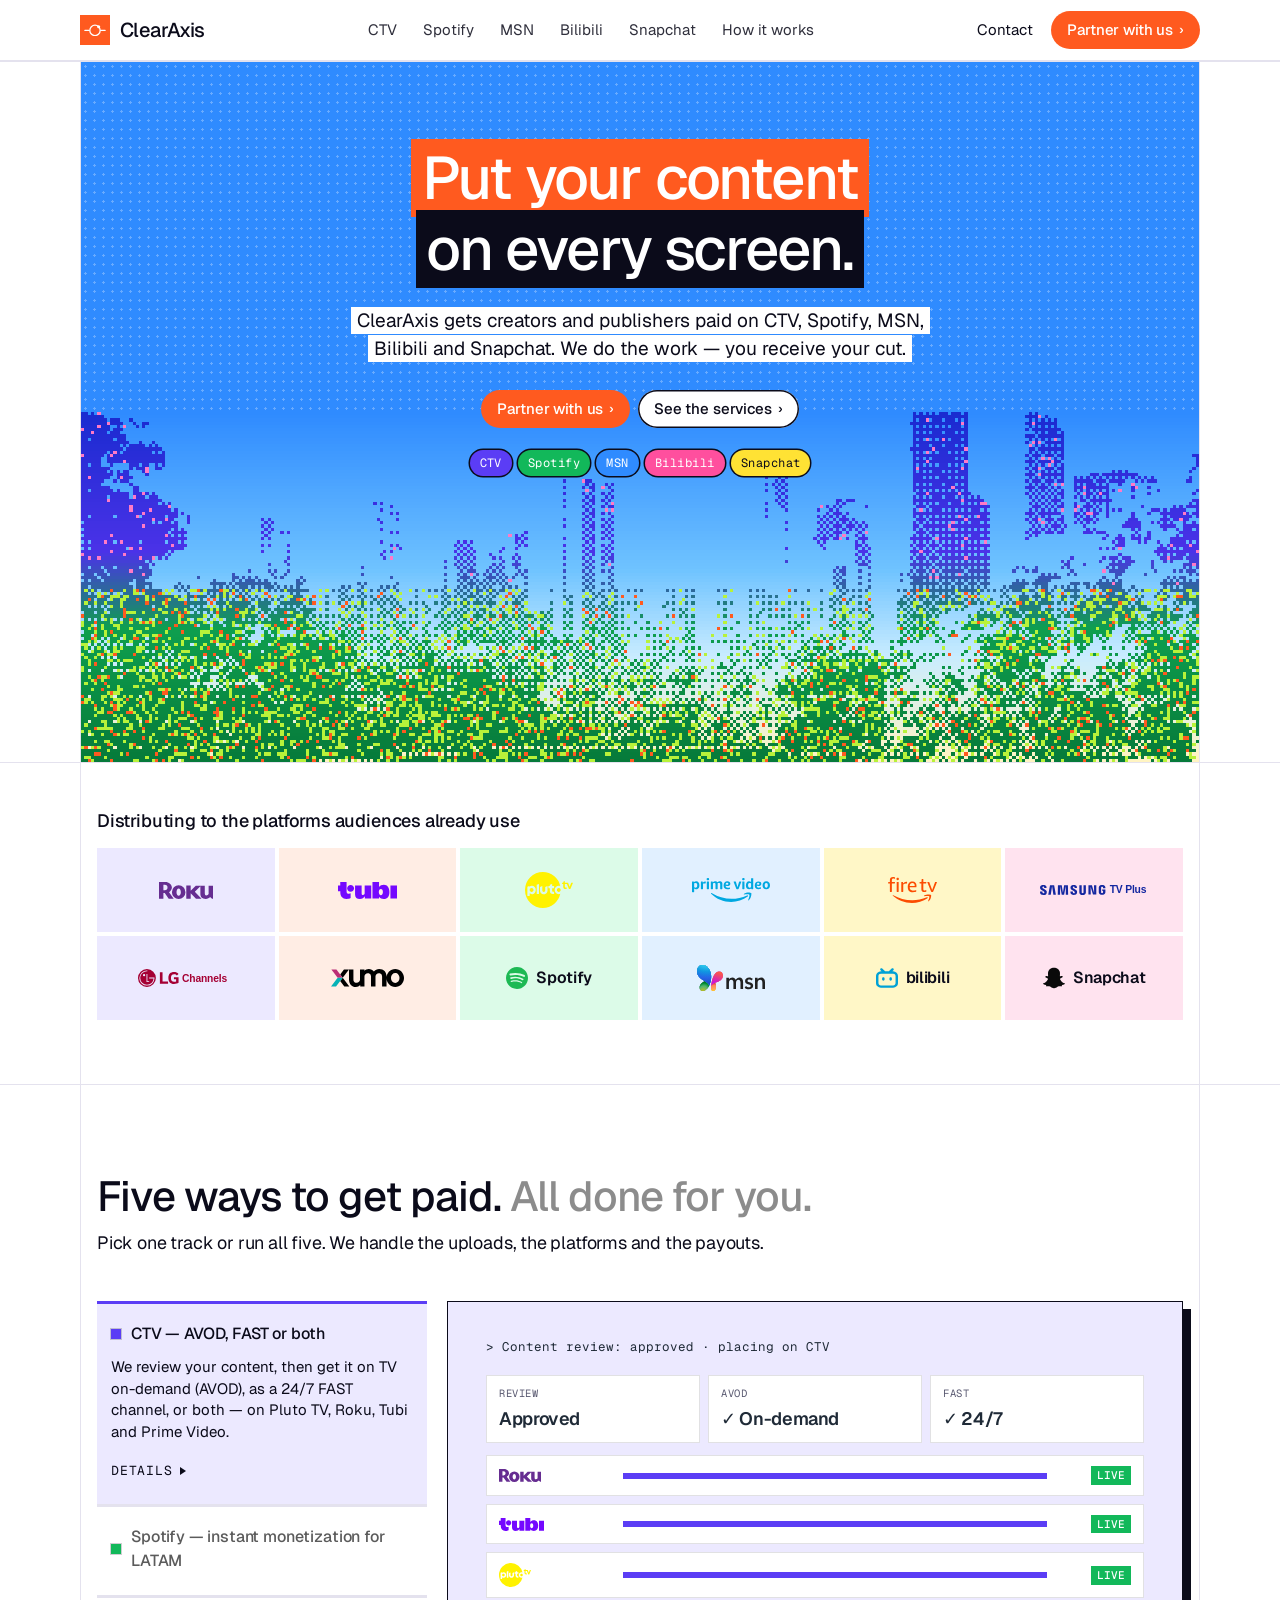
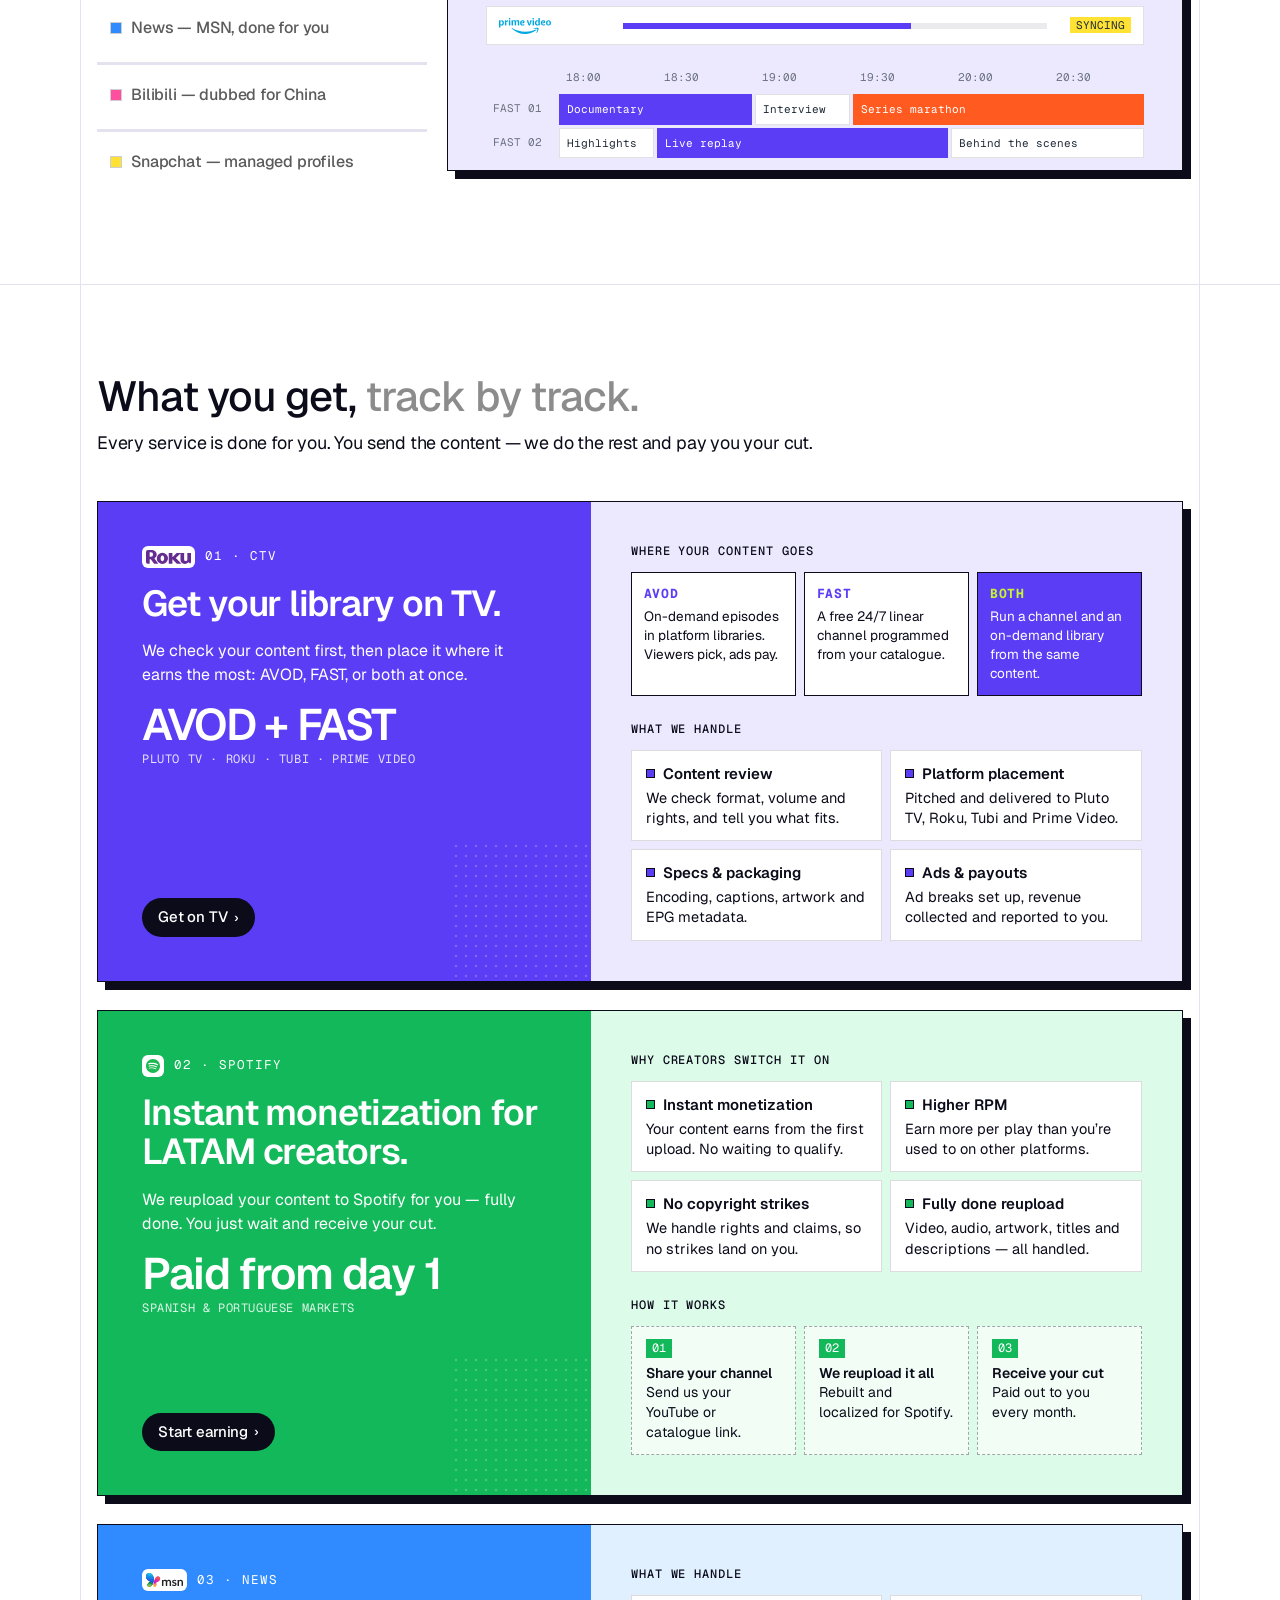
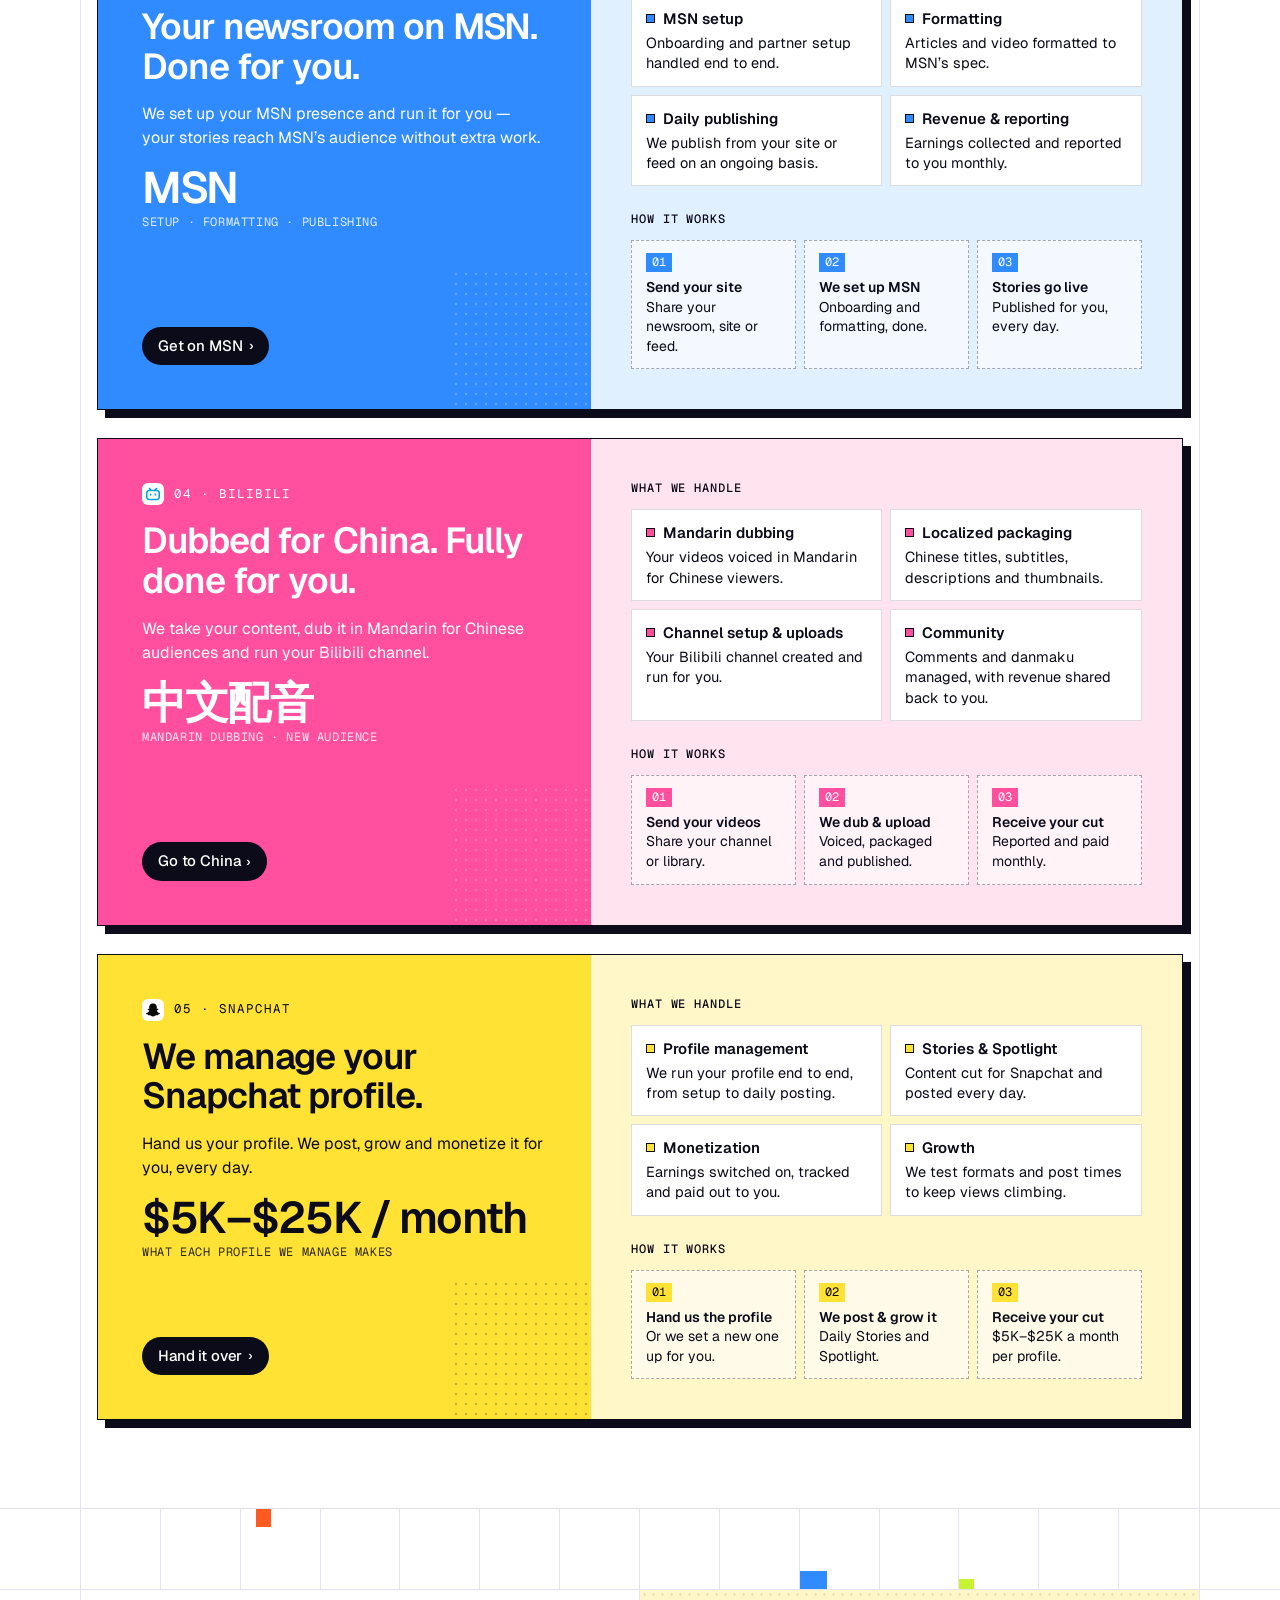
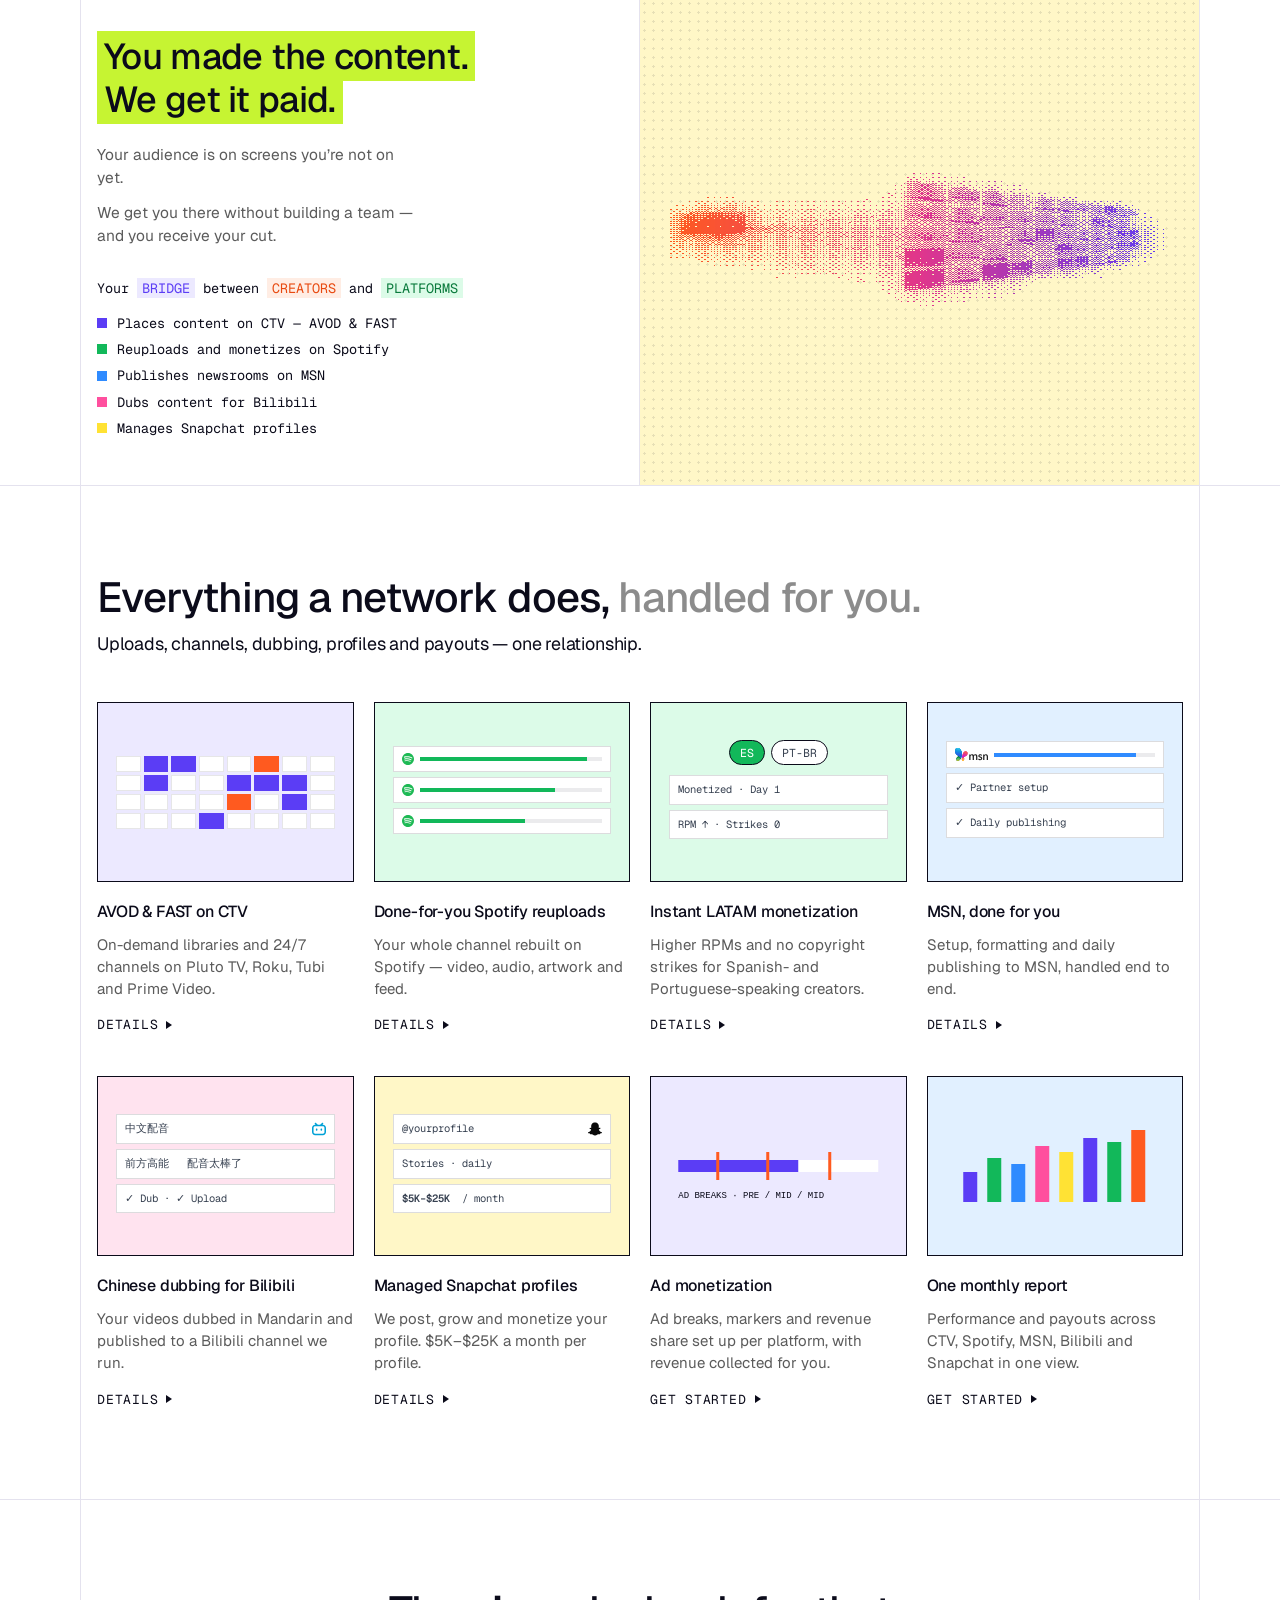
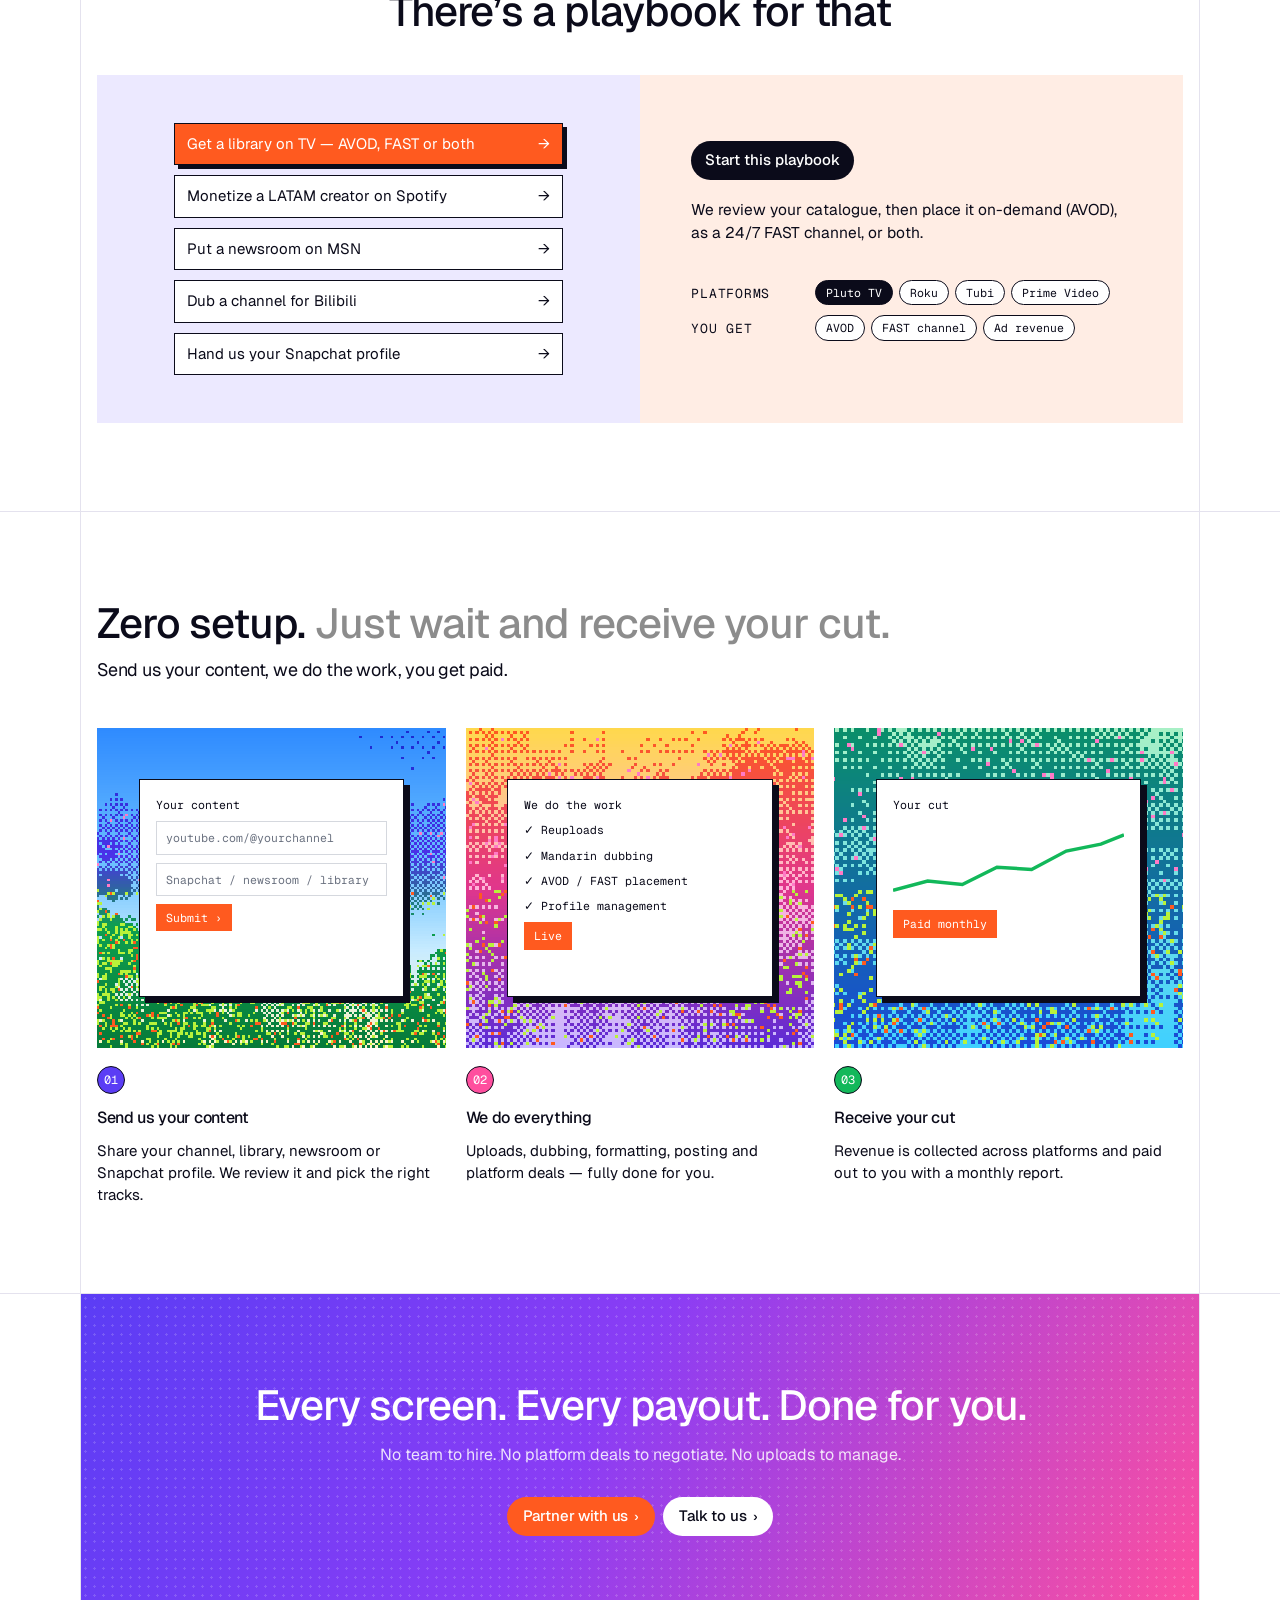
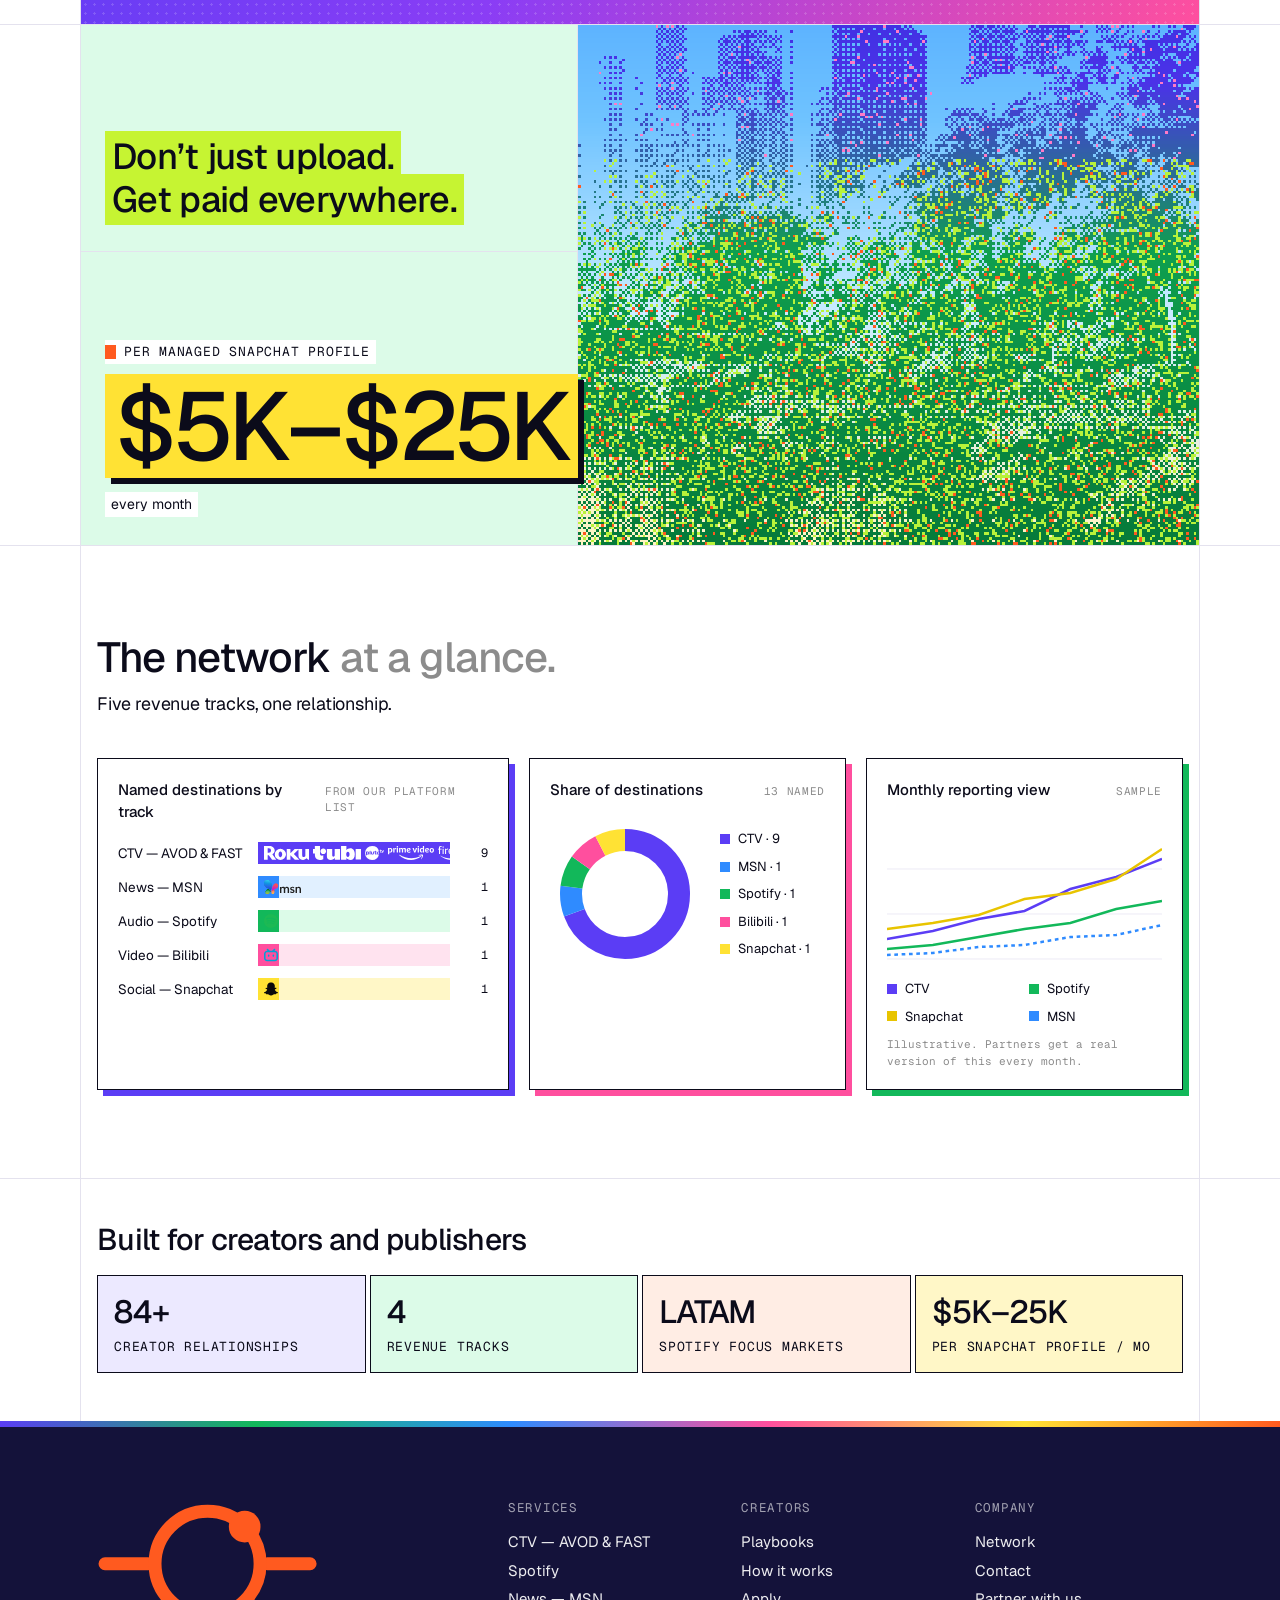
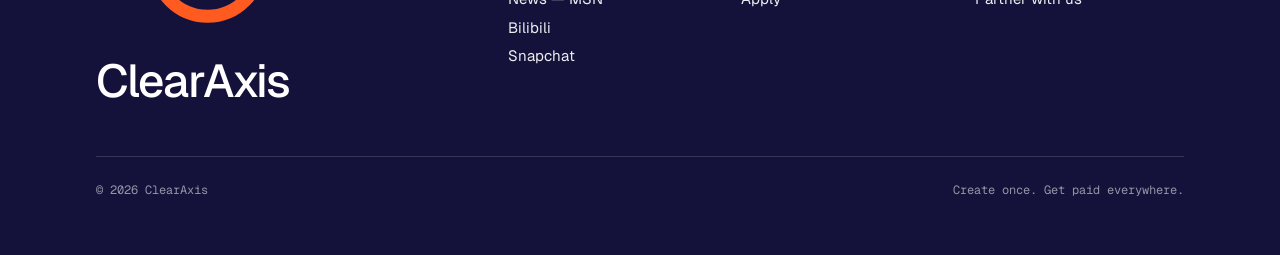
<file: index.html>
<!doctype html>
<html lang="en">
<head>
  <meta charset="utf-8">
  <meta name="viewport" content="width=device-width, initial-scale=1, viewport-fit=cover">
  <title>ClearAxis — Put your content on every screen</title>
  <meta name="description" content="ClearAxis gets creators and publishers paid on CTV (AVOD &amp; FAST), Spotify, MSN, Bilibili and Snapchat &mdash; fully done for you.">
  <meta name="theme-color" content="#2f8bff">
  <link rel="icon" href="assets/favicon.svg" type="image/svg+xml">
  <link rel="apple-touch-icon" href="apple-touch-icon.png">
  <meta property="og:type" content="website">
  <meta property="og:site_name" content="ClearAxis">
  <meta property="og:title" content="ClearAxis — Put your content on every screen">
  <meta property="og:description" content="ClearAxis gets creators and publishers paid on CTV (AVOD &amp; FAST), Spotify, MSN, Bilibili and Snapchat &mdash; fully done for you.">
  <meta property="og:url" content="https://clearaxis.org/">
  <meta property="og:image" content="https://clearaxis.org/assets/brand/og-image.png">
  <meta name="twitter:card" content="summary_large_image">
  <link rel="preconnect" href="https://fonts.googleapis.com">
  <link rel="preconnect" href="https://fonts.gstatic.com" crossorigin>
  <link href="https://fonts.googleapis.com/css2?family=Geist:wght@400;500;600&family=Geist+Mono:wght@400;500&display=swap" rel="stylesheet">
  <link rel="stylesheet" href="app.css">
</head>
<body>

  <header class="nav">
    <div class="nav__in">
      <a class="brand" href="#" aria-label="ClearAxis home"><span class="brand__sq"><svg viewBox="-31 -18 62 36" aria-hidden="true"><g fill="none" stroke="currentColor" stroke-width="3.6" stroke-linecap="round"><path d="M-28.5 0H-16.6M16.6 0H28.5"/><circle r="14.6"/></g><circle cx="10.32" cy="-10.32" r="4.4" fill="currentColor"/></svg></span>ClearAxis</a>
      <nav class="nav__links" aria-label="Primary">
        <a href="#ctv" data-svc="0">CTV</a>
        <a href="#spotify" data-svc="1">Spotify</a>
        <a href="#news" data-svc="2">MSN</a>
        <a href="#bilibili" data-svc="3">Bilibili</a>
        <a href="#snapchat" data-svc="4">Snapchat</a>
        <a href="#how">How it works</a>
      </nav>
      <div class="nav__right">
        <a class="txt" href="contact.html">Contact</a>
        <a class="pill" href="contact.html">Partner with us <span class="chev" aria-hidden="true">&rsaquo;</span></a>
      </div>
      <button class="burger" type="button" aria-label="Open menu" aria-expanded="false" aria-controls="menu"><span></span><span></span></button>
    </div>
  </header>
  <div class="menu" id="menu" hidden>
    <a href="#ctv" data-svc="0">CTV &mdash; AVOD &amp; FAST</a>
    <a href="#spotify" data-svc="1">Spotify &mdash; LATAM monetization</a>
    <a href="#news" data-svc="2">News &mdash; MSN</a>
    <a href="#bilibili" data-svc="3">Bilibili &mdash; Chinese dubbing</a>
    <a href="#snapchat" data-svc="4">Snapchat &mdash; managed profiles</a>
    <a href="#how">How it works</a>
    <a class="pill" href="contact.html">Partner with us <span class="chev" aria-hidden="true">&rsaquo;</span></a>
  </div>

  <main>
    <!-- Hero -->
    <section class="band">
      <div class="frame">
        <div class="hero">
          <div class="hero__copy">
            <h1><span class="hl">Put your content</span><br><span class="hl">on every screen.</span></h1>
            <p class="hero__sub"><span>ClearAxis gets creators and publishers paid on CTV, Spotify, MSN, Bilibili and Snapchat. We do the work &mdash; you receive your cut.</span></p>
            <div class="hero__cta">
              <a class="pill" href="contact.html">Partner with us <span class="chev" aria-hidden="true">&rsaquo;</span></a>
              <a class="pill pill--soft" href="#tracks">See the services <span class="chev" aria-hidden="true">&rsaquo;</span></a>
            </div>
            <div class="hero__badges" aria-label="Services">
              <span class="c-ctv">CTV</span><span class="c-spot">Spotify</span><span class="c-news">MSN</span><span class="c-bili">Bilibili</span><span class="c-snap">Snapchat</span>
            </div>
          </div>
          <img class="hero__art pixel" src="assets/art/skyline-color.png" alt="" width="360" height="109">
        </div>
      </div>
    </section>

    <!-- Logos -->
    <section class="band" aria-labelledby="logos-title">
      <div class="frame pad-x" style="padding-top:44px;padding-bottom:64px">
        <h2 class="logos__title" id="logos-title">Distributing to the platforms audiences already use</h2>
        <ul class="logos">
        <li class="logo-tile"><img src="assets/logos/roku.svg" alt="Roku" style="--h:17px"></li>
        <li class="logo-tile"><img src="assets/logos/tubi.svg" alt="Tubi" style="--h:17px"></li>
        <li class="logo-tile"><img src="assets/logos/pluto-tv.svg" alt="Pluto TV" style="--h:36px"></li>
        <li class="logo-tile"><img src="assets/logos/prime-video.svg" alt="Prime Video" style="--h:24px"></li>
        <li class="logo-tile"><img src="assets/logos/fire-tv.svg" alt="Amazon Fire TV" style="--h:26px"></li>
        <li class="logo-tile"><img src="assets/logos/samsung-tv-plus.svg" alt="Samsung TV Plus" style="--h:12px"></li>
        <li class="logo-tile"><img src="assets/logos/lg-channels.svg" alt="LG Channels" style="--h:18px"></li>
        <li class="logo-tile"><img src="assets/logos/xumo.svg" alt="Xumo" style="--h:18px"></li>
        <li class="logo-tile"><span><img src="assets/logos/spotify.svg" alt="">Spotify</span></li>
        <li class="logo-tile"><img src="assets/logos/msn.svg" alt="MSN" style="--h:26px"></li>
        <li class="logo-tile"><span><img src="assets/logos/bilibili.svg" alt="">bilibili</span></li>
        <li class="logo-tile"><span><img src="assets/logos/snapchat.svg" alt="">Snapchat</span></li>
        </ul>
      </div>
    </section>

    <!-- Services -->
    <section class="band" id="services" aria-labelledby="svc-title">
      <div class="frame pad">
        <h2 class="h2" id="svc-title">Five ways to get paid. <span class="dim">All done for you.</span></h2>
        <p class="sub">Pick one track or run all five. We handle the uploads, the platforms and the payouts.</p>
        <div class="svc">
          <ul class="svc__list" role="tablist" aria-label="Services">
            <li class="c-ctv is-on" data-svc-item="0" tabindex="0" role="tab" aria-selected="true">
              <h3>CTV &mdash; AVOD, FAST or both</h3>
              <p>We review your content, then get it on TV on-demand (AVOD), as a 24/7 FAST channel, or both &mdash; on Pluto TV, Roku, Tubi and Prime Video.</p>
              <a class="link-caps" href="#ctv">Details</a>
            </li>
            <li class="c-spot" data-svc-item="1" tabindex="0" role="tab" aria-selected="false">
              <h3>Spotify &mdash; instant monetization for LATAM</h3>
              <p>We reupload your content to Spotify for you. Monetized from day one, higher RPMs, no copyright strikes. Just wait and receive your cut.</p>
              <a class="link-caps" href="#spotify">Details</a>
            </li>
            <li class="c-news" data-svc-item="2" tabindex="0" role="tab" aria-selected="false">
              <h3>News &mdash; MSN, done for you</h3>
              <p>We get your stories onto MSN and run it end to end &mdash; setup, formatting and publishing.</p>
              <a class="link-caps" href="#news">Details</a>
            </li>
            <li class="c-bili" data-svc-item="3" tabindex="0" role="tab" aria-selected="false">
              <h3>Bilibili &mdash; dubbed for China</h3>
              <p>We take your content, dub it in Mandarin for Chinese audiences and run your Bilibili channel. Fully done for you.</p>
              <a class="link-caps" href="#bilibili">Details</a>
            </li>
            <li class="c-snap" data-svc-item="4" tabindex="0" role="tab" aria-selected="false">
              <h3>Snapchat &mdash; managed profiles</h3>
              <p>We manage your Snapchat profile end to end. Each profile we run makes $5K&ndash;$25K a month.</p>
              <a class="link-caps" href="#snapchat">Details</a>
            </li>
          </ul>
          <div class="svc__panel" aria-live="polite" data-on="0">
          <div class="mock is-on c-ctv" data-mock="0">
            <p class="mock__title">&gt; Content review: approved &middot; placing on CTV</p>
            <div class="kpis"><div><span>Review</span><b>Approved</b></div><div><span>AVOD</span><b>&#10003; On-demand</b></div><div><span>FAST</span><b>&#10003; 24/7</b></div></div>
            <div class="mock__row"><img src="assets/logos/roku.svg" alt="" style="height:13px"><span class="bar"><i style="--to:100%;--d:0s"></i></span><span class="state"><b>LIVE</b></span></div>
            <div class="mock__row"><img src="assets/logos/tubi.svg" alt="" style="height:13px"><span class="bar"><i style="--to:100%;--d:0.25s"></i></span><span class="state"><b>LIVE</b></span></div>
            <div class="mock__row"><img src="assets/logos/pluto-tv.svg" alt="" style="height:24px"><span class="bar"><i style="--to:100%;--d:0.5s"></i></span><span class="state"><b>LIVE</b></span></div>
            <div class="mock__row"><img src="assets/logos/prime-video.svg" alt="" style="height:16px"><span class="bar"><i style="--to:68%;--d:0.75s"></i></span><span class="state"><s>SYNCING</s></span></div>
            <div class="epg" aria-hidden="true">
              <div class="t"></div><div class="t">18:00</div><div class="t">18:30</div><div class="t">19:00</div><div class="t">19:30</div><div class="t">20:00</div><div class="t">20:30</div>
              <div class="t">FAST 01</div><div class="x2 dark">Documentary</div><div>Interview</div><div class="x3 hot">Series marathon</div>
              <div class="t">FAST 02</div><div>Highlights</div><div class="x3 dark">Live replay</div><div class="x2">Behind the scenes</div>
            </div>
          </div>
          <div class="mock c-spot" data-mock="1">
            <p class="mock__title">&gt; Reuploading to Spotify &middot; LATAM</p>
            <div class="kpis"><div><span>Monetized</span><b>Day 1</b></div><div><span>RPM</span><b>&uarr; Higher</b></div><div><span>Strikes</span><b>0</b></div></div>
            <div class="ep"><span class="ep__art"><img src="assets/logos/spotify.svg" alt="" style="filter:brightness(0) invert(1)"></span>
              <span><b>Episodio 01</b><span class="wave"><i style="height:53%"></i><i style="height:70%"></i><i style="height:41%"></i><i style="height:58%"></i><i style="height:98%"></i><i style="height:76%"></i><i style="height:28%"></i><i style="height:79%"></i><i style="height:75%"></i><i style="height:34%"></i><i style="height:38%"></i><i style="height:41%"></i><i style="height:27%"></i><i style="height:20%"></i><i style="height:20%"></i><i style="height:21%"></i><i style="height:21%"></i><i style="height:28%"></i><i style="height:46%"></i><i style="height:46%"></i><i style="height:27%"></i><i style="height:75%"></i><i style="height:87%"></i><i style="height:42%"></i><i style="height:65%"></i><i style="height:96%"></i><i style="height:66%"></i><i style="height:29%"></i><i style="height:61%"></i><i style="height:51%"></i></span></span><span class="chip is-c">ES</span></div>
            <div class="ep"><span class="ep__art"><img src="assets/logos/spotify.svg" alt="" style="filter:brightness(0) invert(1)"></span>
              <span><b>Episodio 02</b><span class="wave"><i style="height:56%"></i><i style="height:32%"></i><i style="height:59%"></i><i style="height:93%"></i><i style="height:69%"></i><i style="height:37%"></i><i style="height:88%"></i><i style="height:82%"></i><i style="height:33%"></i><i style="height:49%"></i><i style="height:53%"></i><i style="height:33%"></i><i style="height:22%"></i><i style="height:23%"></i><i style="height:20%"></i><i style="height:20%"></i><i style="height:24%"></i><i style="height:35%"></i><i style="height:36%"></i><i style="height:29%"></i><i style="height:67%"></i><i style="height:76%"></i><i style="height:33%"></i><i style="height:71%"></i><i style="height:99%"></i><i style="height:65%"></i><i style="height:38%"></i><i style="height:74%"></i><i style="height:61%"></i><i style="height:25%"></i></span></span><span class="chip">PT-BR</span></div>
            <div class="chart">
              <div class="caption"><span>Your cut, month by month</span><span>Sample view</span></div>
              <svg viewBox="0 0 400 110" preserveAspectRatio="none" aria-hidden="true">
                <path d="M0 100 H400" stroke="#cfeedd"/><path d="M0 55 H400" stroke="#e3f7eb"/>
                <path class="draw" d="M0 96 C40 94 60 88 90 84 S150 74 180 66 S240 60 270 44 S330 30 360 22 S390 14 400 10" fill="none" stroke="#12b85a" stroke-width="3"/>
              </svg>
            </div>
          </div>
          <div class="mock c-news" data-mock="2">
            <p class="mock__title">&gt; Publishing to MSN &middot; done for you</p>
            <div class="article"><span>STORY 0412</span><b>City council approves new transit plan</b><span>Article &middot; 640 words &middot; 1 video</span></div>
            <div style="margin-top:12px">
              <div class="mock__row"><img src="assets/logos/msn.svg" alt="" style="height:16px"><span class="bar"><i style="--to:100%;--d:0.2s"></i></span><span class="state"><b>LIVE</b></span></div>
              <div class="mock__row"><span>Partner setup</span><span class="bar"><i style="--to:100%;--d:0.4s"></i></span><span class="state"><b>DONE</b></span></div>
              <div class="mock__row"><span>Formatting</span><span class="bar"><i style="--to:100%;--d:0.6s"></i></span><span class="state"><b>DONE</b></span></div>
            </div>
            <div class="chart">
              <div class="caption"><span>Stories published per day</span><span>Sample view</span></div>
              <div class="bars"><span style="--h:62%;--d:0.2s"></span><span style="--h:84%;--d:0.32s"></span><span style="--h:48%;--d:0.44s"></span><span style="--h:70%;--d:0.56s"></span><span style="--h:92%;--d:0.68s"></span><span style="--h:56%;--d:0.8s"></span><span style="--h:76%;--d:0.92s"></span><span style="--h:88%;--d:1.04s"></span></div>
            </div>
          </div>
          <div class="mock c-bili" data-mock="3">
            <p class="mock__title">&gt; Dubbing for Bilibili &middot; 中文配音</p>
            <div class="player">
              <img class="player__art pixel" src="assets/art/skyline-color.png" alt="">
              <span class="danmaku" style="top:18px;--d:0s;--s:7s">来了来了</span><span class="danmaku" style="top:46px;--d:1.2s;--s:8s">配音太棒了</span><span class="danmaku" style="top:74px;--d:2.6s;--s:6.5s">太好看了</span><span class="danmaku" style="top:102px;--d:0.6s;--s:9s">前方高能</span><span class="danmaku" style="top:130px;--d:3.4s;--s:7.5s">哈哈哈哈</span>
              <div class="player__bar"><img src="assets/logos/bilibili.svg" alt="">bilibili &middot; 00:42 / 12:08</div>
            </div>
            <div style="margin-top:12px">
              <div class="mock__row"><span>Mandarin dub</span><span class="bar"><i style="--to:100%"></i></span><span class="state"><b>DONE</b></span></div>
              <div class="mock__row"><span>Titles &amp; subs</span><span class="bar"><i style="--to:100%;--d:.3s"></i></span><span class="state"><b>DONE</b></span></div>
              <div class="mock__row"><span>Upload</span><span class="bar"><i style="--to:100%;--d:.6s"></i></span><span class="state"><b>LIVE</b></span></div>
            </div>
          </div>
          <div class="mock c-snap" data-mock="4">
            <p class="mock__title">&gt; Managing Snapchat profiles</p>
            <div class="snap">
              <div class="phone" aria-hidden="true">
                <div class="phone__top"><img src="assets/logos/snapchat.svg" alt=""><b>@yourprofile</b></div>
                <div class="phone__story"><span><i></i></span><img class="pixel" src="assets/art/towers-color.png" alt=""></div>
                <div class="phone__cta">Subscribe</div>
              </div>
              <div>
                <div class="kpis" style="grid-template-columns:1fr 1fr"><div><span>Per profile</span><b>$5K&ndash;$25K</b></div><div><span>Paid</span><b>Monthly</b></div></div>
                <div class="mock__row"><span>Stories</span><span class="bar"><i style="--to:100%;--c:var(--ink)"></i></span><span class="state"><b>DAILY</b></span></div>
                <div class="mock__row"><span>Spotlight</span><span class="bar"><i style="--to:100%;--d:.3s;--c:var(--ink)"></i></span><span class="state"><b>DAILY</b></span></div>
                <div class="mock__row"><span>Monetization</span><span class="bar"><i style="--to:100%;--d:.6s;--c:var(--ink)"></i></span><span class="state"><b>ON</b></span></div>
                <div class="mock__row"><span>Growth</span><span class="bar"><i style="--to:82%;--d:.9s;--c:var(--ink)"></i></span><span class="state"><s>RUNNING</s></span></div>
              </div>
            </div>
          </div>
          </div>
        </div>
      </div>
    </section>

    <!-- Service deep dives -->
    <section class="band" id="tracks" aria-labelledby="tracks-title">
      <div class="frame pad">
        <h2 class="h2" id="tracks-title">What you get, <span class="dim">track by track.</span></h2>
        <p class="sub">Every service is done for you. You send the content &mdash; we do the rest and pay you your cut.</p>
        <div class="lanes">

          <article class="lane c-ctv" id="ctv">
            <div class="lane__lead">
              <span class="lane__kick"><img src="assets/logos/roku.svg" alt="">01 &middot; CTV</span>
              <h3>Get your library on TV.</h3>
              <p>We check your content first, then place it where it earns the most: AVOD, FAST, or both at once.</p>
              <div class="lane__big">AVOD + FAST<small>Pluto TV &middot; Roku &middot; Tubi &middot; Prime Video</small></div>
              <a class="pill" href="contact.html?interest=ctv">Get on TV <span class="chev" aria-hidden="true">&rsaquo;</span></a>
            </div>
            <div class="lane__body">
              <div>
                <h4>Where your content goes</h4>
                <div class="split-opts">
                  <div><b>AVOD</b>On-demand episodes in platform libraries. Viewers pick, ads pay.</div>
                  <div><b>FAST</b>A free 24/7 linear channel programmed from your catalogue.</div>
                  <div><b>BOTH</b>Run a channel and an on-demand library from the same content.</div>
                </div>
              </div>
              <div>
                <h4>What we handle</h4>
                <ul class="gets">
                  <li><b>Content review</b>We check format, volume and rights, and tell you what fits.</li>
                  <li><b>Platform placement</b>Pitched and delivered to Pluto TV, Roku, Tubi and Prime Video.</li>
                  <li><b>Specs &amp; packaging</b>Encoding, captions, artwork and EPG metadata.</li>
                  <li><b>Ads &amp; payouts</b>Ad breaks set up, revenue collected and reported to you.</li>
                </ul>
              </div>
            </div>
          </article>

          <article class="lane c-spot" id="spotify">
            <div class="lane__lead">
              <span class="lane__kick"><img src="assets/logos/spotify.svg" alt="">02 &middot; Spotify</span>
              <h3>Instant monetization for LATAM creators.</h3>
              <p>We reupload your content to Spotify for you &mdash; fully done. You just wait and receive your cut.</p>
              <div class="lane__big">Paid from day 1<small>Spanish &amp; Portuguese markets</small></div>
              <a class="pill" href="contact.html?interest=spotify">Start earning <span class="chev" aria-hidden="true">&rsaquo;</span></a>
            </div>
            <div class="lane__body">
              <div>
                <h4>Why creators switch it on</h4>
                <ul class="gets">
                  <li><b>Instant monetization</b>Your content earns from the first upload. No waiting to qualify.</li>
                  <li><b>Higher RPM</b>Earn more per play than you&rsquo;re used to on other platforms.</li>
                  <li><b>No copyright strikes</b>We handle rights and claims, so no strikes land on you.</li>
                  <li><b>Fully done reupload</b>Video, audio, artwork, titles and descriptions &mdash; all handled.</li>
                </ul>
              </div>
              <div>
                <h4>How it works</h4>
                <ol class="flow">
                  <li><strong>Share your channel</strong>Send us your YouTube or catalogue link.</li>
                  <li><strong>We reupload it all</strong>Rebuilt and localized for Spotify.</li>
                  <li><strong>Receive your cut</strong>Paid out to you every month.</li>
                </ol>
              </div>
            </div>
          </article>

          <article class="lane c-news" id="news">
            <div class="lane__lead">
              <span class="lane__kick"><img src="assets/logos/msn.svg" alt="">03 &middot; News</span>
              <h3>Your newsroom on MSN. Done for you.</h3>
              <p>We set up your MSN presence and run it for you &mdash; your stories reach MSN&rsquo;s audience without extra work.</p>
              <div class="lane__big">MSN<small>Setup &middot; formatting &middot; publishing</small></div>
              <a class="pill" href="contact.html?interest=news">Get on MSN <span class="chev" aria-hidden="true">&rsaquo;</span></a>
            </div>
            <div class="lane__body">
              <div>
                <h4>What we handle</h4>
                <ul class="gets">
                  <li><b>MSN setup</b>Onboarding and partner setup handled end to end.</li>
                  <li><b>Formatting</b>Articles and video formatted to MSN&rsquo;s spec.</li>
                  <li><b>Daily publishing</b>We publish from your site or feed on an ongoing basis.</li>
                  <li><b>Revenue &amp; reporting</b>Earnings collected and reported to you monthly.</li>
                </ul>
              </div>
              <div>
                <h4>How it works</h4>
                <ol class="flow">
                  <li><strong>Send your site</strong>Share your newsroom, site or feed.</li>
                  <li><strong>We set up MSN</strong>Onboarding and formatting, done.</li>
                  <li><strong>Stories go live</strong>Published for you, every day.</li>
                </ol>
              </div>
            </div>
          </article>

          <article class="lane c-bili" id="bilibili">
            <div class="lane__lead">
              <span class="lane__kick"><img src="assets/logos/bilibili.svg" alt="">04 &middot; Bilibili</span>
              <h3>Dubbed for China. Fully done for you.</h3>
              <p>We take your content, dub it in Mandarin for Chinese audiences and run your Bilibili channel.</p>
              <div class="lane__big">中文配音<small>Mandarin dubbing &middot; new audience</small></div>
              <a class="pill" href="contact.html?interest=bilibili">Go to China <span class="chev" aria-hidden="true">&rsaquo;</span></a>
            </div>
            <div class="lane__body">
              <div>
                <h4>What we handle</h4>
                <ul class="gets">
                  <li><b>Mandarin dubbing</b>Your videos voiced in Mandarin for Chinese viewers.</li>
                  <li><b>Localized packaging</b>Chinese titles, subtitles, descriptions and thumbnails.</li>
                  <li><b>Channel setup &amp; uploads</b>Your Bilibili channel created and run for you.</li>
                  <li><b>Community</b>Comments and danmaku managed, with revenue shared back to you.</li>
                </ul>
              </div>
              <div>
                <h4>How it works</h4>
                <ol class="flow">
                  <li><strong>Send your videos</strong>Share your channel or library.</li>
                  <li><strong>We dub &amp; upload</strong>Voiced, packaged and published.</li>
                  <li><strong>Receive your cut</strong>Reported and paid monthly.</li>
                </ol>
              </div>
            </div>
          </article>

          <article class="lane c-snap" id="snapchat">
            <div class="lane__lead">
              <span class="lane__kick"><img src="assets/logos/snapchat.svg" alt="">05 &middot; Snapchat</span>
              <h3>We manage your Snapchat profile.</h3>
              <p>Hand us your profile. We post, grow and monetize it for you, every day.</p>
              <div class="lane__big">$5K&ndash;$25K / month<small>What each profile we manage makes</small></div>
              <a class="pill" href="contact.html?interest=snapchat">Hand it over <span class="chev" aria-hidden="true">&rsaquo;</span></a>
            </div>
            <div class="lane__body">
              <div>
                <h4>What we handle</h4>
                <ul class="gets">
                  <li><b>Profile management</b>We run your profile end to end, from setup to daily posting.</li>
                  <li><b>Stories &amp; Spotlight</b>Content cut for Snapchat and posted every day.</li>
                  <li><b>Monetization</b>Earnings switched on, tracked and paid out to you.</li>
                  <li><b>Growth</b>We test formats and post times to keep views climbing.</li>
                </ul>
              </div>
              <div>
                <h4>How it works</h4>
                <ol class="flow">
                  <li><strong>Hand us the profile</strong>Or we set a new one up for you.</li>
                  <li><strong>We post &amp; grow it</strong>Daily Stories and Spotlight.</li>
                  <li><strong>Receive your cut</strong>$5K&ndash;$25K a month per profile.</li>
                </ol>
              </div>
            </div>
          </article>

        </div>
      </div>
    </section>

    <!-- Strip -->
    <div class="band" aria-hidden="true"><div class="frame"><div class="strip"><i></i><i></i><i></i><i></i><i></i><i></i><i></i><i></i><i></i><i></i><i></i><i></i><i></i><i></i></div></div></div>

    <!-- Split -->
    <section class="band" aria-labelledby="split-title">
      <div class="frame split">
        <div>
          <h2 id="split-title"><span class="hl-soft">You made the content.</span><br><span class="hl-soft">We get it paid.</span></h2>
          <p class="lead">Your audience is on screens you&rsquo;re not on yet.</p>
          <p class="lead">We get you there without building a team &mdash; and you receive your cut.</p>
          <div class="checks">
            <p>Your <span class="tag">BRIDGE</span> between <span class="tag tag--o">CREATORS</span> and <span class="tag tag--g">PLATFORMS</span></p>
            <ul>
              <li class="c-ctv">Places content on CTV &mdash; AVOD &amp; FAST</li>
              <li class="c-spot">Reuploads and monetizes on Spotify</li>
              <li class="c-news">Publishes newsrooms on MSN</li>
              <li class="c-bili">Dubs content for Bilibili</li>
              <li class="c-snap">Manages Snapchat profiles</li>
            </ul>
          </div>
        </div>
        <div class="split__art"><img class="pixel" src="assets/art/screens-color.png" alt="" width="320" height="152"></div>
      </div>
    </section>

    <!-- 8 cards -->
    <section class="band" aria-labelledby="cards-title">
      <div class="frame pad">
        <h2 class="h2" id="cards-title">Everything a network does, <span class="dim">handled for you.</span></h2>
        <p class="sub">Uploads, channels, dubbing, profiles and payouts &mdash; one relationship.</p>
        <div class="cards">
          <article class="card c-ctv">
            <div class="card__art"><div class="mini"><div class="dots"><i></i><i class="on"></i><i class="on"></i><i></i><i></i><i class="hot"></i><i></i><i></i><i></i><i class="on"></i><i></i><i></i><i class="on"></i><i class="on"></i><i class="on"></i><i></i><i></i><i></i><i></i><i></i><i class="hot"></i><i></i><i class="on"></i><i></i><i></i><i></i><i></i><i class="on"></i><i></i><i></i><i></i><i></i></div></div></div>
            <h3>AVOD &amp; FAST on CTV</h3>
            <p>On-demand libraries and 24/7 channels on Pluto TV, Roku, Tubi and Prime Video.</p>
            <a class="link-caps" href="#ctv">Details</a>
          </article>
          <article class="card c-spot">
            <div class="card__art"><div class="mini"><div class="row"><img src="assets/logos/spotify.svg" alt="" style="height:12px"><span class="grow"><i style="width:92%"></i></span></div><div class="row"><img src="assets/logos/spotify.svg" alt="" style="height:12px"><span class="grow"><i style="width:74%"></i></span></div><div class="row"><img src="assets/logos/spotify.svg" alt="" style="height:12px"><span class="grow"><i style="width:58%"></i></span></div></div></div>
            <h3>Done-for-you Spotify reuploads</h3>
            <p>Your whole channel rebuilt on Spotify &mdash; video, audio, artwork and feed.</p>
            <a class="link-caps" href="#spotify">Details</a>
          </article>
          <article class="card c-spot">
            <div class="card__art"><div class="mini"><div class="chips" style="justify-content:center;margin-bottom:10px"><span class="chip is-c">ES</span><span class="chip">PT-BR</span></div><div class="row">Monetized &middot; Day 1</div><div class="row">RPM &uarr; &middot; Strikes 0</div></div></div>
            <h3>Instant LATAM monetization</h3>
            <p>Higher RPMs and no copyright strikes for Spanish- and Portuguese-speaking creators.</p>
            <a class="link-caps" href="#spotify">Details</a>
          </article>
          <article class="card c-news">
            <div class="card__art"><div class="mini"><div class="row"><img src="assets/logos/msn.svg" alt="" style="height:13px"><span class="grow"><i style="width:88%"></i></span></div><div class="row">&#10003; Partner setup</div><div class="row">&#10003; Daily publishing</div></div></div>
            <h3>MSN, done for you</h3>
            <p>Setup, formatting and daily publishing to MSN, handled end to end.</p>
            <a class="link-caps" href="#news">Details</a>
          </article>
          <article class="card c-bili">
            <div class="card__art"><div class="mini"><div class="row" style="justify-content:space-between"><span>中文配音</span><img src="assets/logos/bilibili.svg" alt="" style="height:14px"></div><div class="row">前方高能 &nbsp; 配音太棒了</div><div class="row">&#10003; Dub &middot; &#10003; Upload</div></div></div>
            <h3>Chinese dubbing for Bilibili</h3>
            <p>Your videos dubbed in Mandarin and published to a Bilibili channel we run.</p>
            <a class="link-caps" href="#bilibili">Details</a>
          </article>
          <article class="card c-snap">
            <div class="card__art"><div class="mini"><div class="row" style="justify-content:space-between"><span>@yourprofile</span><img src="assets/logos/snapchat.svg" alt="" style="height:14px"></div><div class="row">Stories &middot; daily</div><div class="row"><b style="font-weight:600">$5K&ndash;$25K</b>&nbsp;/ month</div></div></div>
            <h3>Managed Snapchat profiles</h3>
            <p>We post, grow and monetize your profile. $5K&ndash;$25K a month per profile.</p>
            <a class="link-caps" href="#snapchat">Details</a>
          </article>
          <article class="card c-ctv">
            <div class="card__art"><div class="mini"><svg viewBox="0 0 200 80" aria-hidden="true"><rect x="0" y="34" width="200" height="12" fill="#fff"/><rect x="0" y="34" width="120" height="12" fill="#5b3df5"/><rect x="38" y="26" width="3" height="28" fill="#ff5a1f"/><rect x="88" y="26" width="3" height="28" fill="#ff5a1f"/><rect x="150" y="26" width="3" height="28" fill="#ff5a1f"/><text x="0" y="72" font-size="9" font-family="monospace" fill="#0b0b1a">AD BREAKS · PRE / MID / MID</text></svg></div></div>
            <h3>Ad monetization</h3>
            <p>Ad breaks, markers and revenue share set up per platform, with revenue collected for you.</p>
            <a class="link-caps" href="contact.html">Get started</a>
          </article>
          <article class="card c-news">
            <div class="card__art"><div class="mini"><svg viewBox="0 0 200 80" aria-hidden="true"><rect x="8" y="46" width="14" height="30" fill="#5b3df5"/><rect x="32" y="32" width="14" height="44" fill="#12b85a"/><rect x="56" y="38" width="14" height="38" fill="#2f8bff"/><rect x="80" y="20" width="14" height="56" fill="#ff4f9e"/><rect x="104" y="26" width="14" height="50" fill="#ffe234"/><rect x="128" y="12" width="14" height="64" fill="#5b3df5"/><rect x="152" y="16" width="14" height="60" fill="#12b85a"/><rect x="176" y="4" width="14" height="72" fill="#ff5a1f"/></svg></div></div>
            <h3>One monthly report</h3>
            <p>Performance and payouts across CTV, Spotify, MSN, Bilibili and Snapchat in one view.</p>
            <a class="link-caps" href="contact.html">Get started</a>
          </article>
        </div>
      </div>
    </section>

    <!-- Playbooks -->
    <section class="band" id="playbooks" aria-labelledby="pb-title">
      <div class="frame pad">
        <h2 class="h2 center" id="pb-title">There&rsquo;s a playbook for that</h2>
        <div class="play">
          <div class="play__list">
            <button type="button" data-pb="0" aria-pressed="true">Get a library on TV &mdash; AVOD, FAST or both<span aria-hidden="true">&rarr;</span></button>
            <button type="button" data-pb="1" aria-pressed="false">Monetize a LATAM creator on Spotify<span aria-hidden="true">&rarr;</span></button>
            <button type="button" data-pb="2" aria-pressed="false">Put a newsroom on MSN<span aria-hidden="true">&rarr;</span></button>
            <button type="button" data-pb="3" aria-pressed="false">Dub a channel for Bilibili<span aria-hidden="true">&rarr;</span></button>
            <button type="button" data-pb="4" aria-pressed="false">Hand us your Snapchat profile<span aria-hidden="true">&rarr;</span></button>
          </div>
          <div class="play__detail" aria-live="polite">
            <a class="kick" href="contact.html">Start this playbook</a>
            <p data-pb-desc>We review your catalogue, then place it on-demand (AVOD), as a 24/7 FAST channel, or both.</p>
            <dl class="play__meta">
              <dt>PLATFORMS</dt><dd class="chips" data-pb-platforms><span class="chip is-dark">Pluto TV</span><span class="chip">Roku</span><span class="chip">Tubi</span><span class="chip">Prime Video</span></dd>
              <dt>YOU GET</dt><dd class="chips" data-pb-formats><span class="chip">AVOD</span><span class="chip">FAST channel</span><span class="chip">Ad revenue</span></dd>
            </dl>
          </div>
        </div>
      </div>
      <script type="application/json" id="pb-data">[{"desc": "We review your catalogue, then place it on-demand (AVOD), as a 24/7 FAST channel, or both.", "platforms": ["Pluto TV", "Roku", "Tubi", "Prime Video"], "formats": ["AVOD", "FAST channel", "Ad revenue"]}, {"desc": "We reupload your channel to Spotify, fully done. Monetized from day one, higher RPMs, no copyright strikes — you just receive your cut.", "platforms": ["Spotify"], "formats": ["Instant monetization", "Higher RPM", "No strikes", "Spanish & Portuguese"]}, {"desc": "We set up your MSN presence, format your stories and publish them for you every day.", "platforms": ["MSN"], "formats": ["Partner setup", "Formatting", "Daily publishing"]}, {"desc": "We dub your videos in Mandarin, package them for Chinese audiences and run your Bilibili channel.", "platforms": ["Bilibili"], "formats": ["Mandarin dubbing", "Chinese titles & subs", "Channel management"]}, {"desc": "We manage your Snapchat profile end to end — posting, growth and monetization. Each profile we run makes $5K–$25K a month.", "platforms": ["Snapchat"], "formats": ["Stories", "Spotlight", "Monetization", "$5K–$25K / month"]}]</script>
    </section>

    <!-- Steps -->
    <section class="band" id="how" aria-labelledby="how-title">
      <div class="frame pad">
        <h2 class="h2" id="how-title">Zero setup. <span class="dim">Just wait and receive your cut.</span></h2>
        <p class="sub">Send us your content, we do the work, you get paid.</p>
        <div class="steps">
          <article class="step c-ctv">
            <div class="step__art"><img class="tex pixel" src="assets/art/tex-sky-color.png" alt="">
              <div class="step__ui"><span>Your content</span><span class="field">youtube.com/@yourchannel</span><span class="field">Snapchat / newsroom / library</span><span class="go">Submit &rsaquo;</span></div></div>
            <span class="step__num">01</span>
            <h3>Send us your content</h3>
            <p>Share your channel, library, newsroom or Snapchat profile. We review it and pick the right tracks.</p>
          </article>
          <article class="step c-bili">
            <div class="step__art"><img class="tex pixel" src="assets/art/tex-park-color.png" alt="">
              <div class="step__ui"><span>We do the work</span><span>&#10003; Reuploads</span><span>&#10003; Mandarin dubbing</span><span>&#10003; AVOD / FAST placement</span><span>&#10003; Profile management</span><span class="go">Live</span></div></div>
            <span class="step__num">02</span>
            <h3>We do everything</h3>
            <p>Uploads, dubbing, formatting, posting and platform deals &mdash; fully done for you.</p>
          </article>
          <article class="step c-spot">
            <div class="step__art"><img class="tex pixel" src="assets/art/tex-water-color.png" alt="">
              <div class="step__ui"><span>Your cut</span>
                <svg viewBox="0 0 200 70" aria-hidden="true"><path d="M0 60 L30 52 L60 55 L90 40 L120 42 L150 26 L180 20 L200 12" fill="none" stroke="#12b85a" stroke-width="3"/></svg>
                <span class="go">Paid monthly</span></div></div>
            <span class="step__num">03</span>
            <h3>Receive your cut</h3>
            <p>Revenue is collected across platforms and paid out to you with a monthly report.</p>
          </article>
        </div>
      </div>
    </section>

    <!-- CTA -->
    <section class="band">
      <div class="frame pad cta">
        <h2 class="h2">Every screen. Every payout. Done for you.</h2>
        <p>No team to hire. No platform deals to negotiate. No uploads to manage.</p>
        <div class="hero__cta">
          <a class="pill" href="contact.html">Partner with us <span class="chev" aria-hidden="true">&rsaquo;</span></a>
          <a class="pill pill--soft" href="contact.html">Talk to us <span class="chev" aria-hidden="true">&rsaquo;</span></a>
        </div>
      </div>
    </section>

    <!-- Big stat -->
    <section class="band" aria-labelledby="big-title">
      <div class="frame big">
        <div class="big__left"><h2 id="big-title"><span class="hl-soft">Don&rsquo;t just upload.<br>Get paid everywhere.</span></h2></div>
        <div class="big__right"><img class="pixel" src="assets/art/towers-color.png" alt="" width="240" height="298"></div>
        <div class="big__stat">
          <span class="caps">Per managed Snapchat profile</span><br>
          <strong>$5K&ndash;$25K</strong>
          <small>every month</small>
        </div>
      </div>
    </section>

    <!-- Graphs -->
    <section class="band" id="network" aria-labelledby="net-title">
      <div class="frame pad">
        <h2 class="h2" id="net-title">The network <span class="dim">at a glance.</span></h2>
        <p class="sub">Five revenue tracks, one relationship.</p>
        <div class="graphs">
          <div class="graph c-ctv">
            <div class="graph__head"><b>Named destinations by track</b><span>From our platform list</span></div>
            <div class="hbars">
              <div class="hbar c-ctv"><span>CTV &mdash; AVOD &amp; FAST</span><span class="track"><i data-w="100"></i><span class="logos-row"><img src="assets/logos/roku.svg" alt=""><img src="assets/logos/tubi.svg" alt=""><img src="assets/logos/pluto-tv.svg" alt=""><img src="assets/logos/prime-video.svg" alt=""><img src="assets/logos/fire-tv.svg" alt=""></span></span><em>9</em></div>
              <div class="hbar c-news"><span>News &mdash; MSN</span><span class="track"><i data-w="11"></i><span class="logos-row"><img src="assets/logos/msn.svg" alt=""></span></span><em>1</em></div>
              <div class="hbar c-spot"><span>Audio &mdash; Spotify</span><span class="track"><i data-w="11"></i><span class="logos-row"><img src="assets/logos/spotify.svg" alt=""></span></span><em>1</em></div>
              <div class="hbar c-bili"><span>Video &mdash; Bilibili</span><span class="track"><i data-w="11"></i><span class="logos-row"><img src="assets/logos/bilibili.svg" alt=""></span></span><em>1</em></div>
              <div class="hbar c-snap"><span>Social &mdash; Snapchat</span><span class="track"><i data-w="11"></i><span class="logos-row"><img src="assets/logos/snapchat.svg" alt=""></span></span><em>1</em></div>
            </div>
          </div>
          <div class="graph c-bili">
            <div class="graph__head"><b>Share of destinations</b><span>13 named</span></div>
            <div class="donut">
              <svg viewBox="0 0 150 150" aria-hidden="true"><circle r="54" cx="75" cy="75" fill="none" stroke="#5b3df5" stroke-width="22" stroke-dasharray="234.9 339.3" stroke-dashoffset="0" transform="rotate(-90 75 75)"/><circle r="54" cx="75" cy="75" fill="none" stroke="#2f8bff" stroke-width="22" stroke-dasharray="26.1 339.3" stroke-dashoffset="-234.9" transform="rotate(-90 75 75)"/><circle r="54" cx="75" cy="75" fill="none" stroke="#12b85a" stroke-width="22" stroke-dasharray="26.1 339.3" stroke-dashoffset="-261.0" transform="rotate(-90 75 75)"/><circle r="54" cx="75" cy="75" fill="none" stroke="#ff4f9e" stroke-width="22" stroke-dasharray="26.1 339.3" stroke-dashoffset="-287.1" transform="rotate(-90 75 75)"/><circle r="54" cx="75" cy="75" fill="none" stroke="#ffe234" stroke-width="22" stroke-dasharray="26.1 339.3" stroke-dashoffset="-313.2" transform="rotate(-90 75 75)"/></svg>
              <ul class="legend"><li><i style="background:#5b3df5"></i>CTV &middot; 9</li><li><i style="background:#2f8bff"></i>MSN &middot; 1</li><li><i style="background:#12b85a"></i>Spotify &middot; 1</li><li><i style="background:#ff4f9e"></i>Bilibili &middot; 1</li><li><i style="background:#ffe234"></i>Snapchat &middot; 1</li></ul>
            </div>
          </div>
          <div class="graph spark c-spot">
            <div class="graph__head"><b>Monthly reporting view</b><span>Sample</span></div>
            <svg viewBox="0 0 300 150" preserveAspectRatio="none" aria-hidden="true">
              <path d="M0 140 H300 M0 95 H300 M0 50 H300" stroke="#eceaf5"/>
              <path d="M0 120 L50 112 L100 100 L150 92 L200 70 L250 58 L300 40" fill="none" stroke="#5b3df5" stroke-width="2.5"/>
              <path d="M0 130 L50 126 L100 118 L150 110 L200 104 L250 90 L300 82" fill="none" stroke="#12b85a" stroke-width="2.5"/>
              <path d="M0 110 L50 104 L100 96 L150 80 L200 74 L250 60 L300 30" fill="none" stroke="#e8c400" stroke-width="2.5"/>
              <path d="M0 136 L50 134 L100 128 L150 126 L200 118 L250 116 L300 106" fill="none" stroke="#2f8bff" stroke-width="2.5" stroke-dasharray="4 4"/>
            </svg>
            <ul class="legend" style="grid-template-columns:1fr 1fr;margin-top:10px"><li><i style="background:#5b3df5"></i>CTV</li><li><i style="background:#12b85a"></i>Spotify</li><li><i style="background:#e8c400"></i>Snapchat</li><li><i style="background:#2f8bff"></i>MSN</li></ul>
            <p class="note">Illustrative. Partners get a real version of this every month.</p>
          </div>
        </div>
      </div>
    </section>

    <!-- Tiles -->
    <section class="band" aria-labelledby="tiles-title">
      <div class="frame pad-x" style="padding-top:44px;padding-bottom:48px">
        <h2 class="h2" id="tiles-title" style="font-size:30px">Built for creators and publishers</h2>
        <div class="tiles">
          <div class="tile"><strong><span data-count="100">100</span>+</strong><span class="caps">Creator relationships</span></div>
          <div class="tile"><strong><span data-count="5">5</span></strong><span class="caps">Revenue tracks</span></div>
          <div class="tile"><strong>LATAM</strong><span class="caps">Spotify focus markets</span></div>
          <div class="tile"><strong>$5K&ndash;25K</strong><span class="caps">Per Snapchat profile / mo</span></div>
        </div>
      </div>
    </section>
  </main>

  <footer class="foot">
    <div class="foot__in">
      <div>
        <div class="foot__mark"><svg viewBox="-31 -18 62 36" aria-hidden="true"><g fill="none" stroke="currentColor" stroke-width="3.6" stroke-linecap="round"><path d="M-28.5 0H-16.6M16.6 0H28.5"/><circle r="14.6"/></g><circle cx="10.32" cy="-10.32" r="4.4" fill="currentColor"/></svg></div>
        <div class="foot__word">ClearAxis</div>
      </div>
      <div class="foot__cols">
        <div>
          <h4>Services</h4>
          <a href="#ctv" data-svc="0">CTV &mdash; AVOD &amp; FAST</a>
          <a href="#spotify" data-svc="1">Spotify</a>
          <a href="#news" data-svc="2">News &mdash; MSN</a>
          <a href="#bilibili" data-svc="3">Bilibili</a>
          <a href="#snapchat" data-svc="4">Snapchat</a>
        </div>
        <div>
          <h4>Creators</h4>
          <a href="#playbooks">Playbooks</a>
          <a href="#how">How it works</a>
          <a href="contact.html">Apply</a>
        </div>
        <div>
          <h4>Company</h4>
          <a href="#network">Network</a>
          <a href="contact.html">Contact</a>
          <a href="contact.html">Partner with us</a>
        </div>
      </div>
      <div class="foot__legal"><span>&copy; 2026 ClearAxis</span><span>Create once. Get paid everywhere.</span></div>
    </div>
  </footer>
  <script src="app.js" defer></script>
</body>
</html>
</file>
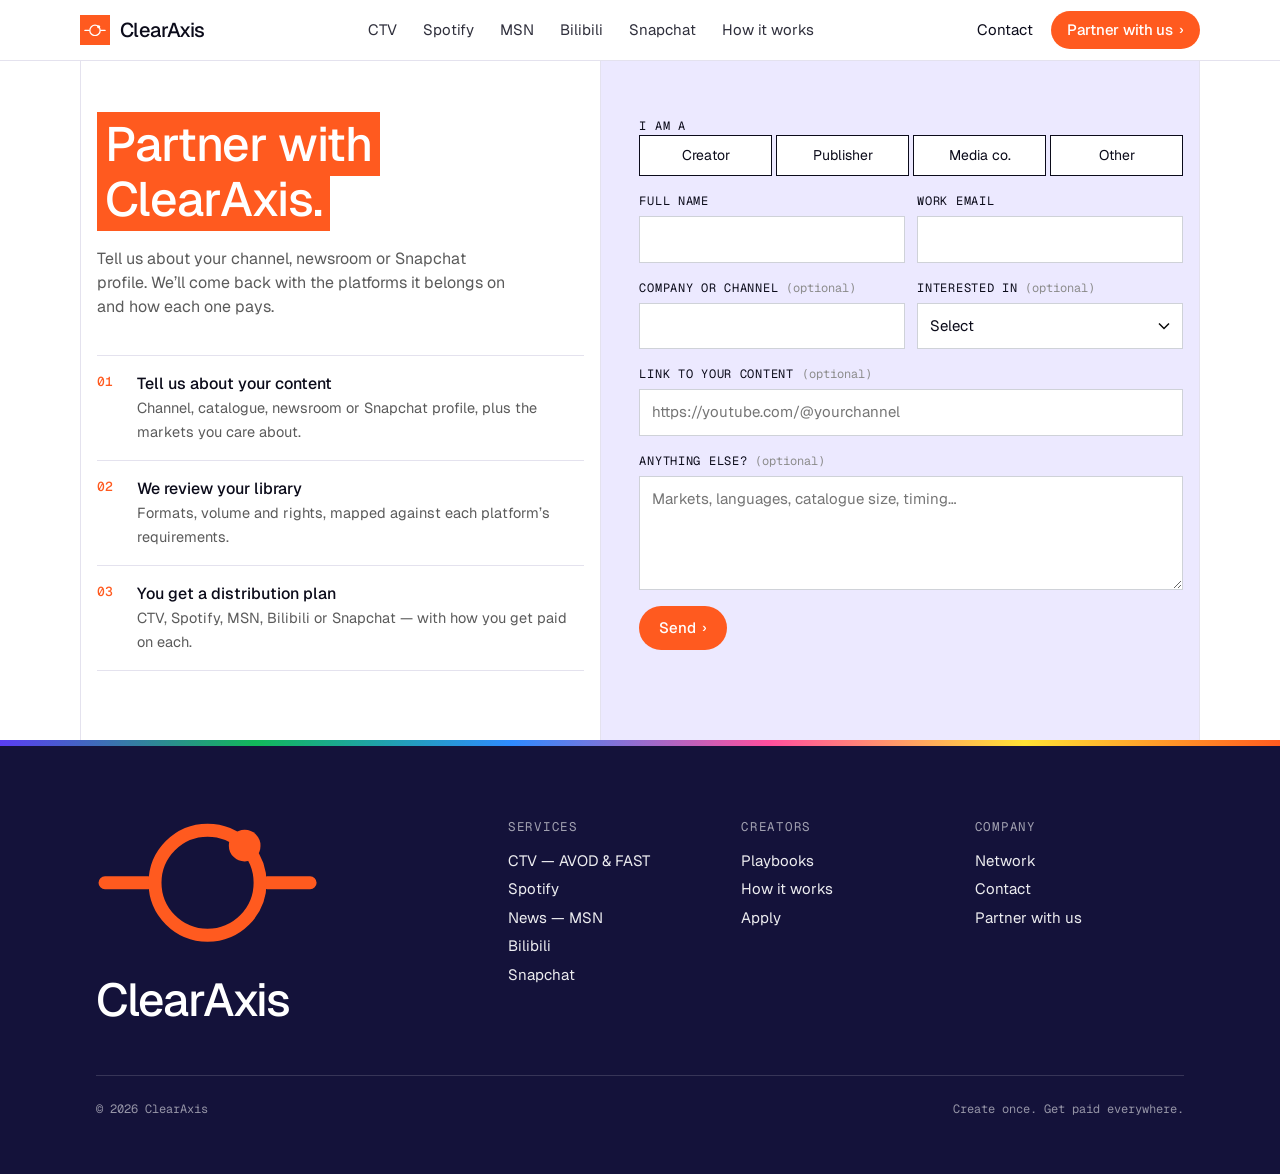
<file: contact.html>
<!doctype html>
<html lang="en">
<head>
  <meta charset="utf-8">
  <meta name="viewport" content="width=device-width, initial-scale=1, viewport-fit=cover">
  <title>Partner with us — ClearAxis</title>
  <meta name="description" content="Tell ClearAxis about your channel, newsroom or Snapchat profile and get a plan across CTV, Spotify, MSN, Bilibili and Snapchat.">
  <meta name="theme-color" content="#2f8bff">
  <link rel="icon" href="assets/favicon.svg" type="image/svg+xml">
  <link rel="apple-touch-icon" href="apple-touch-icon.png">
  <meta property="og:type" content="website">
  <meta property="og:site_name" content="ClearAxis">
  <meta property="og:title" content="Partner with us — ClearAxis">
  <meta property="og:description" content="Tell ClearAxis about your channel, newsroom or Snapchat profile and get a plan across CTV, Spotify, MSN, Bilibili and Snapchat.">
  <meta property="og:url" content="https://clearaxis.org/contact.html">
  <meta property="og:image" content="https://clearaxis.org/assets/brand/og-image.png">
  <meta name="twitter:card" content="summary_large_image">
  <link rel="preconnect" href="https://fonts.googleapis.com">
  <link rel="preconnect" href="https://fonts.gstatic.com" crossorigin>
  <link href="https://fonts.googleapis.com/css2?family=Geist:wght@400;500;600&family=Geist+Mono:wght@400;500&display=swap" rel="stylesheet">
  <link rel="stylesheet" href="app.css">
</head>
<body>

  <header class="nav">
    <div class="nav__in">
      <a class="brand" href="index.html" aria-label="ClearAxis home"><span class="brand__sq"><svg viewBox="-31 -18 62 36" aria-hidden="true"><g fill="none" stroke="currentColor" stroke-width="3.6" stroke-linecap="round"><path d="M-28.5 0H-16.6M16.6 0H28.5"/><circle r="14.6"/></g><circle cx="10.32" cy="-10.32" r="4.4" fill="currentColor"/></svg></span>ClearAxis</a>
      <nav class="nav__links" aria-label="Primary">
        <a href="index.html#ctv" data-svc="0">CTV</a>
        <a href="index.html#spotify" data-svc="1">Spotify</a>
        <a href="index.html#news" data-svc="2">MSN</a>
        <a href="index.html#bilibili" data-svc="3">Bilibili</a>
        <a href="index.html#snapchat" data-svc="4">Snapchat</a>
        <a href="index.html#how">How it works</a>
      </nav>
      <div class="nav__right">
        <a class="txt" href="contact.html">Contact</a>
        <a class="pill" href="contact.html">Partner with us <span class="chev" aria-hidden="true">&rsaquo;</span></a>
      </div>
      <button class="burger" type="button" aria-label="Open menu" aria-expanded="false" aria-controls="menu"><span></span><span></span></button>
    </div>
  </header>
  <div class="menu" id="menu" hidden>
    <a href="index.html#ctv" data-svc="0">CTV &mdash; AVOD &amp; FAST</a>
    <a href="index.html#spotify" data-svc="1">Spotify &mdash; LATAM monetization</a>
    <a href="index.html#news" data-svc="2">News &mdash; MSN</a>
    <a href="index.html#bilibili" data-svc="3">Bilibili &mdash; Chinese dubbing</a>
    <a href="index.html#snapchat" data-svc="4">Snapchat &mdash; managed profiles</a>
    <a href="index.html#how">How it works</a>
    <a class="pill" href="contact.html">Partner with us <span class="chev" aria-hidden="true">&rsaquo;</span></a>
  </div>

  <main>
    <section class="band" style="border-top:0">
      <div class="frame contact">
        <div class="contact__intro">
          <h1><span class="hl">Partner with</span><br><span class="hl">ClearAxis.</span></h1>
          <p class="lead">Tell us about your channel, newsroom or Snapchat profile. We&rsquo;ll come back with the platforms it belongs on and how each one pays.</p>
          <ol>
            <li><b>01</b><div><strong>Tell us about your content</strong><span>Channel, catalogue, newsroom or Snapchat profile, plus the markets you care about.</span></div></li>
            <li><b>02</b><div><strong>We review your library</strong><span>Formats, volume and rights, mapped against each platform&rsquo;s requirements.</span></div></li>
            <li><b>03</b><div><strong>You get a distribution plan</strong><span>CTV, Spotify, MSN, Bilibili or Snapchat &mdash; with how you get paid on each.</span></div></li>
          </ol>
        </div>
        <div class="contact__form">
          <form class="form" id="partner-form" name="partner" method="POST" data-netlify="true" netlify-honeypot="bot-field">
            <input type="hidden" name="form-name" value="partner">
            <p class="form__trap" aria-hidden="true"><label>Leave this empty <input name="bot-field" tabindex="-1" autocomplete="off"></label></p>

            <fieldset class="field" data-field="type">
              <legend>I am a</legend>
              <div class="seg">
                <label><input type="radio" name="type" value="Creator" required><span>Creator</span></label>
                <label><input type="radio" name="type" value="Publisher"><span>Publisher</span></label>
                <label><input type="radio" name="type" value="Media company"><span>Media co.</span></label>
                <label><input type="radio" name="type" value="Other"><span>Other</span></label>
              </div>
              <p class="field__error" aria-live="polite"></p>
            </fieldset>

            <div class="form__row">
              <div class="field" data-field="name">
                <label for="f-name">Full name</label>
                <input class="input" id="f-name" name="name" type="text" autocomplete="name" required>
                <p class="field__error" aria-live="polite"></p>
              </div>
              <div class="field" data-field="email">
                <label for="f-email">Work email</label>
                <input class="input" id="f-email" name="email" type="email" autocomplete="email" required>
                <p class="field__error" aria-live="polite"></p>
              </div>
            </div>

            <div class="form__row">
              <div class="field">
                <label for="f-company">Company or channel <i>(optional)</i></label>
                <input class="input" id="f-company" name="company" type="text" autocomplete="organization">
              </div>
              <div class="field">
                <label for="f-interest">Interested in <i>(optional)</i></label>
                <select class="input" id="f-interest" name="interest">
                  <option value="">Select</option>
                  <option>CTV &mdash; AVOD / FAST (Pluto TV, Roku, Tubi, Prime Video)</option>
                  <option>Spotify &mdash; LATAM monetization</option>
                  <option>News &mdash; MSN</option>
                  <option>Bilibili &mdash; Chinese dubbing</option>
                  <option>Snapchat &mdash; managed profile</option>
                  <option>Not sure yet</option>
                </select>
              </div>
            </div>

            <div class="field" data-field="link">
              <label for="f-link">Link to your content <i>(optional)</i></label>
              <input class="input" id="f-link" name="link" type="url" inputmode="url" placeholder="https://youtube.com/@yourchannel">
              <p class="field__error" aria-live="polite"></p>
            </div>

            <div class="field">
              <label for="f-message">Anything else? <i>(optional)</i></label>
              <textarea class="input" id="f-message" name="message" rows="4" placeholder="Markets, languages, catalogue size, timing&hellip;"></textarea>
            </div>

            <button class="pill form__submit" type="submit">Send <span class="chev" aria-hidden="true">&rsaquo;</span></button>
            <p class="form__status" role="status"></p>
          </form>

          <div class="form-done" hidden tabindex="-1">
            <h3>Thanks &mdash; we have your details.</h3>
            <p>We&rsquo;ll review your content and come back to you with next steps.</p>
          </div>
        </div>
      </div>
    </section>
  </main>

  <footer class="foot">
    <div class="foot__in">
      <div>
        <div class="foot__mark"><svg viewBox="-31 -18 62 36" aria-hidden="true"><g fill="none" stroke="currentColor" stroke-width="3.6" stroke-linecap="round"><path d="M-28.5 0H-16.6M16.6 0H28.5"/><circle r="14.6"/></g><circle cx="10.32" cy="-10.32" r="4.4" fill="currentColor"/></svg></div>
        <div class="foot__word">ClearAxis</div>
      </div>
      <div class="foot__cols">
        <div>
          <h4>Services</h4>
          <a href="index.html#ctv" data-svc="0">CTV &mdash; AVOD &amp; FAST</a>
          <a href="index.html#spotify" data-svc="1">Spotify</a>
          <a href="index.html#news" data-svc="2">News &mdash; MSN</a>
          <a href="index.html#bilibili" data-svc="3">Bilibili</a>
          <a href="index.html#snapchat" data-svc="4">Snapchat</a>
        </div>
        <div>
          <h4>Creators</h4>
          <a href="index.html#playbooks">Playbooks</a>
          <a href="index.html#how">How it works</a>
          <a href="contact.html">Apply</a>
        </div>
        <div>
          <h4>Company</h4>
          <a href="index.html#network">Network</a>
          <a href="contact.html">Contact</a>
          <a href="contact.html">Partner with us</a>
        </div>
      </div>
      <div class="foot__legal"><span>&copy; 2026 ClearAxis</span><span>Create once. Get paid everywhere.</span></div>
    </div>
  </footer>
  <script src="app.js" defer></script>
</body>
</html>
</file>
<file: app.css>
/* ==========================================================================
   ClearAxis — bright palette, hairline grid, dithered colour pixel art, logos
   ========================================================================== */

:root {
  --bg: #ffffff;
  --ink: #0b0b1a;
  /* Brand colours */
  --orange: #ff5a1f;
  --orange-2: #e84a10;
  --sky: #2f8bff;
  --violet: #5b3df5;
  --green: #12b85a;
  --lime: #c6f432;
  --pink: #ff4f9e;
  --yellow: #ffe234;
  /* Pastels */
  --lav: #ece9ff;
  --peach: #ffede4;
  --lemon: #fff7c7;
  --mint: #dcfbe8;
  --ice: #e1f0ff;
  --blush: #ffe3ef;
  --muted: #5b5b5b;
  --faint: #8c8c8c;
  --line: #e4e2ee;
  --tile: #f5f3ff;
  --tile-2: #ece9ff;
  --panel: #f4f2ff;
  --sans: "Geist", "Inter", -apple-system, "Segoe UI", system-ui, sans-serif;
  --mono: "Geist Mono", ui-monospace, "SFMono-Regular", Menlo, monospace;
  --w: 1120px;
  --ease: cubic-bezier(0.22, 1, 0.36, 1);
}

*, *::before, *::after { box-sizing: border-box; }
html { scroll-behavior: smooth; -webkit-text-size-adjust: 100%; }
body {
  margin: 0; background: var(--bg); color: var(--ink);
  font-family: var(--sans); font-size: 16px; line-height: 1.5;
  -webkit-font-smoothing: antialiased; -moz-osx-font-smoothing: grayscale;
  overflow-x: hidden;
}
img, svg { display: block; max-width: 100%; }
a { color: inherit; text-decoration: none; }
button { font: inherit; color: inherit; background: none; border: 0; padding: 0; cursor: pointer; }
ul, ol { list-style: none; margin: 0; padding: 0; }
p { margin: 0; }
h1, h2, h3, h4 { margin: 0; font-weight: 500; letter-spacing: -0.02em; }
:focus-visible { outline: 2px solid var(--ink); outline-offset: 2px; }
.sr-only { position: absolute; width: 1px; height: 1px; overflow: hidden; clip: rect(0 0 0 0); white-space: nowrap; }
.pixel { image-rendering: pixelated; image-rendering: crisp-edges; }

/* Per-service colour scopes: --c (strong), --cl (pastel), --on (text on --c) */
.c-ctv  { --c: var(--violet); --cl: var(--lav);   --on: #fff; }
.c-spot { --c: var(--green);  --cl: var(--mint);  --on: #fff; }
.c-news { --c: var(--sky);    --cl: var(--ice);   --on: #fff; }
.c-bili { --c: var(--pink);   --cl: var(--blush); --on: #fff; }
.c-snap { --c: var(--yellow); --cl: var(--lemon); --on: var(--ink); }

/* Frame: full-width horizontal hairlines, vertical hairlines at the container edges */
.band { border-top: 1px solid var(--line); }
.frame { width: min(var(--w), 100% - 32px); margin: 0 auto; border-left: 1px solid var(--line); border-right: 1px solid var(--line); position: relative; }
.pad { padding: clamp(56px, 7vw, 88px) clamp(16px, 2vw, 16px); }
.pad-x { padding-left: 16px; padding-right: 16px; }

/* Type */
.h2 { font-size: clamp(28px, 3.4vw, 42px); line-height: 1.12; letter-spacing: -0.025em; }
.h2 .dim { color: var(--faint); }
.sub { margin-top: 10px; font-size: clamp(16px, 1.4vw, 19px); color: var(--ink); letter-spacing: -0.01em; }
.mono { font-family: var(--mono); }
.caps { font-family: var(--mono); font-size: 13px; letter-spacing: 0.06em; text-transform: uppercase; }
.link-caps { display: inline-flex; align-items: center; gap: 8px; font-family: var(--mono); font-size: 13px; letter-spacing: 0.06em; text-transform: uppercase; }
.link-caps::after { content: ""; width: 0; height: 0; border-left: 6px solid currentColor; border-top: 4px solid transparent; border-bottom: 4px solid transparent; transition: transform 0.2s ease; }
.link-caps:hover::after { transform: translateX(3px); }
.hl { background: var(--orange); color: #fff; padding: 0.02em 0.16em; box-decoration-break: clone; -webkit-box-decoration-break: clone; }
.hl-soft { background: var(--lime); padding: 0.05em 0.2em; box-decoration-break: clone; -webkit-box-decoration-break: clone; }
.tag { font-family: var(--mono); background: var(--lav); color: var(--violet); padding: 1px 5px; }
.tag--o { background: var(--peach); color: var(--orange-2); }
.tag--g { background: var(--mint); color: #0a7a3c; }

/* Buttons */
.pill {
  display: inline-flex; align-items: center; gap: 6px;
  padding: 8px 16px; border-radius: 999px;
  font-size: 15px; font-weight: 500; letter-spacing: -0.01em; white-space: nowrap;
  background: var(--orange); color: #fff;
  transition: background-color 0.2s ease, transform 0.2s ease;
}
.pill:hover { background: var(--orange-2); transform: translateY(-1px); }
.pill--soft { background: #fff; color: var(--ink); box-shadow: inset 0 0 0 1.5px var(--ink); }
.pill--soft:hover { background: var(--lemon); }
.pill--ink { background: var(--ink); }
.pill--ink:hover { background: #26264a; }
.pill .chev { font-size: 13px; transform: translateY(-0.5px); }

/* --------------------------------------------------------------------------
   Nav
   -------------------------------------------------------------------------- */
.nav { position: sticky; top: 0; z-index: 50; background: rgba(255, 255, 255, 0.94); -webkit-backdrop-filter: blur(10px); backdrop-filter: blur(10px); border-bottom: 1px solid var(--line); }
.nav__in { width: min(var(--w), 100% - 32px); margin: 0 auto; height: 60px; display: flex; align-items: center; gap: 28px; }
.brand { display: inline-flex; align-items: center; gap: 10px; font-size: 20px; font-weight: 500; letter-spacing: -0.03em; flex: none; }
.brand__sq { width: 30px; height: 30px; background: var(--orange); color: #fff; display: grid; place-items: center; }
.brand__sq svg { width: 22px; height: auto; }
.nav__links { display: flex; gap: 26px; margin: 0 auto; font-size: 15px; }
.nav__links a { color: var(--ink); opacity: 0.85; transition: opacity 0.2s; }
.nav__links a:hover { opacity: 1; }
.nav__right { display: flex; align-items: center; gap: 18px; font-size: 15px; }
.burger { display: none; width: 40px; height: 40px; position: relative; margin-left: auto; }
.burger span { position: absolute; left: 10px; right: 10px; height: 1.6px; background: var(--ink); transition: transform 0.3s var(--ease), top 0.3s var(--ease); }
.burger span:first-child { top: 15px; } .burger span:last-child { top: 23px; }
.burger[aria-expanded="true"] span:first-child { top: 19px; transform: rotate(45deg); }
.burger[aria-expanded="true"] span:last-child { top: 19px; transform: rotate(-45deg); }
.menu { position: fixed; top: 61px; left: 0; right: 0; z-index: 49; background: #fff; border-bottom: 1px solid var(--line); padding: 8px 16px 20px; }
.menu[hidden] { display: none; }
.menu a { display: block; padding: 14px 0; border-bottom: 1px solid var(--line); font-size: 18px; }
.menu .pill { margin-top: 16px; width: 100%; justify-content: center; border: 0; }

/* --------------------------------------------------------------------------
   Hero
   -------------------------------------------------------------------------- */
.hero { position: relative; overflow: hidden; min-height: clamp(560px, 78vh, 700px); display: flex; flex-direction: column; align-items: center; text-align: center;
  background-color: #2f8bff;
  background-image: radial-gradient(rgba(255, 255, 255, 0.28) 1px, transparent 1.2px);
  background-size: 9px 9px;
  color: var(--ink);
}
.hero__copy { position: relative; z-index: 2; padding: clamp(56px, 9vh, 96px) 16px 0; display: flex; flex-direction: column; align-items: center; }
.hero h1 .hl + br + .hl { background: var(--ink); }
.hero h1 { font-size: clamp(34px, 5.2vw, 60px); line-height: 1.18; letter-spacing: -0.03em; font-weight: 500; max-width: 16ch; }
.hero h1 .hl { padding: 0 0.18em; }
.hero__sub { margin-top: 22px; font-size: clamp(16px, 1.5vw, 19px); line-height: 1.5; max-width: 46ch; }
.hero__sub span { background: #fff; padding: 1px 6px; box-decoration-break: clone; -webkit-box-decoration-break: clone; }
.hero__cta { display: flex; gap: 8px; justify-content: center; flex-wrap: wrap; margin-top: 26px; }
.hero__badges { display: flex; gap: 6px; flex-wrap: wrap; justify-content: center; margin-top: 22px; }
.hero__badges span { font-family: var(--mono); font-size: 12px; letter-spacing: 0.04em; padding: 4px 10px; border-radius: 999px; background: var(--c); color: var(--on); box-shadow: 0 0 0 1.5px var(--ink); }
.hero__art { position: absolute; left: 0; right: 0; bottom: 0; z-index: 1; width: 100%; height: 50%; object-fit: cover; object-position: center bottom; }

/* --------------------------------------------------------------------------
   Logo wall
   -------------------------------------------------------------------------- */
.logos__title { font-size: 18px; font-weight: 500; letter-spacing: -0.01em; margin-bottom: 14px; }
.logos { display: grid; grid-template-columns: repeat(6, 1fr); gap: 4px; }
.logo-tile { height: 84px; background: var(--tile); display: grid; place-items: center; transition: transform 0.25s var(--ease); }
.logo-tile:nth-child(6n+1) { background: var(--lav); }
.logo-tile:nth-child(6n+2) { background: var(--peach); }
.logo-tile:nth-child(6n+3) { background: var(--mint); }
.logo-tile:nth-child(6n+4) { background: var(--ice); }
.logo-tile:nth-child(6n+5) { background: var(--lemon); }
.logo-tile:nth-child(6n+6) { background: var(--blush); }
.logo-tile:hover { transform: translateY(-2px); }
.logo-tile img { height: var(--h, 24px); width: auto; max-width: 70%; }
.logo-tile span { display: inline-flex; align-items: center; gap: 8px; font-size: 16px; font-weight: 600; letter-spacing: -0.02em; }
.logo-tile span img { height: 22px; }

/* --------------------------------------------------------------------------
   Services (list + animated panel)
   -------------------------------------------------------------------------- */
.svc { display: grid; grid-template-columns: 330px 1fr; gap: 20px; margin-top: 44px; align-items: start; }
.svc__list li { border-top: 3px solid var(--line); padding: 18px 14px 22px; cursor: pointer; transition: background-color 0.3s ease; }
.svc__list li.is-on { border-top-color: var(--c); background: var(--cl); }
.svc__list h3 { display: flex; align-items: center; gap: 10px; }
.svc__list h3::before { content: ""; width: 10px; height: 10px; background: var(--c); flex: none; box-shadow: 0 0 0 1px rgba(11, 11, 26, 0.2); }
.svc__list h3 { font-size: 16px; font-weight: 500; letter-spacing: -0.01em; }
.svc__list p { margin-top: 10px; font-size: 15px; color: var(--ink); line-height: 1.45; }
.svc__list .link-caps { margin-top: 18px; }
.svc__list li:not(.is-on) p, .svc__list li:not(.is-on) .link-caps { display: none; }
.svc__list li:not(.is-on) h3 { color: var(--muted); }
.svc__panel { position: relative; min-height: 470px; background: var(--panel); overflow: hidden; transition: background-color 0.4s ease; border: 1.5px solid var(--ink); box-shadow: 8px 8px 0 var(--ink); }
.svc__panel[data-on="0"] { background: var(--lav); } .svc__panel[data-on="1"] { background: var(--mint); } .svc__panel[data-on="2"] { background: var(--ice); } .svc__panel[data-on="3"] { background: var(--blush); } .svc__panel[data-on="4"] { background: var(--lemon); }
.mock { position: absolute; inset: 0; padding: 36px 38px; opacity: 0; visibility: hidden; transition: opacity 0.4s ease, visibility 0s linear 0.4s; font-family: var(--mono); font-size: 12.5px; color: #1f2a37; }
.mock.is-on { opacity: 1; visibility: visible; transition: opacity 0.4s ease; }
.mock__title { margin-bottom: 18px; }
.mock__row { display: grid; grid-template-columns: 110px 1fr 70px; gap: 14px; align-items: center; background: #fff; border: 1px solid rgba(11, 11, 26, 0.12); padding: 10px 12px; margin-bottom: 8px; }
.mock__row img { height: 16px; width: auto; }
.bar { height: 6px; background: rgba(11, 11, 26, 0.08); position: relative; overflow: hidden; }
.bar i { position: absolute; inset: 0 auto 0 0; width: 0; background: var(--c, var(--ink)); }
.mock.is-on .bar i { animation: fill 2.2s var(--ease) forwards; animation-delay: var(--d, 0s); }
@keyframes fill { to { width: var(--to, 100%); } }
.state { font-size: 11px; text-align: right; }
.state b { display: inline-block; padding: 1px 6px; background: var(--green); color: #fff; font-weight: 500; }
.state s { text-decoration: none; padding: 1px 6px; background: var(--yellow); }
.state em { font-style: normal; font-weight: 500; }
.epg { display: grid; grid-template-columns: 70px repeat(6, 1fr); gap: 3px; margin-top: 18px; font-size: 11px; }
.epg div { background: #fff; border: 1px solid rgba(11, 11, 26, 0.12); padding: 6px 7px; white-space: nowrap; overflow: hidden; text-overflow: ellipsis; }
.epg .t { background: none; border: 0; color: #6b7280; }
.epg .x2 { grid-column: span 2; } .epg .x3 { grid-column: span 3; }
.epg .dark { background: var(--violet); color: #fff; border-color: var(--violet); }
.epg .hot { background: var(--orange); color: #fff; border-color: var(--orange); }
.ep { display: grid; grid-template-columns: 34px 1fr auto; gap: 12px; align-items: center; background: #fff; border: 1px solid rgba(11, 11, 26, 0.12); padding: 9px 12px; margin-bottom: 8px; }
.ep__art { width: 34px; height: 34px; background: var(--green); display: grid; place-items: center; }
.ep__art img { width: 18px; }
.ep b { font-weight: 500; display: block; font-family: var(--sans); font-size: 13px; }
.wave { display: flex; align-items: center; gap: 2px; height: 16px; margin-top: 4px; }
.wave i { width: 3px; background: #7fdca5; }
.chips { display: flex; gap: 6px; flex-wrap: wrap; }
.chip { font-family: var(--mono); font-size: 11.5px; border: 1px solid var(--ink); border-radius: 999px; padding: 3px 10px; background: #fff; white-space: nowrap; }
.chip.is-dark { background: var(--ink); color: #fff; }
.chip.is-c { background: var(--c); color: var(--on); border-color: var(--ink); }
.chart { margin-top: 18px; background: #fff; border: 1px solid rgba(11, 11, 26, 0.12); padding: 12px 14px; }
.chart svg { width: 100%; height: 110px; overflow: visible; }
.chart .caption { display: flex; justify-content: space-between; font-size: 11px; color: #6b7280; margin-bottom: 8px; }
.draw { stroke-dasharray: 800; stroke-dashoffset: 800; }
.mock.is-on .draw { animation: draw 2.6s var(--ease) forwards 0.3s; }
@keyframes draw { to { stroke-dashoffset: 0; } }
.article { background: #fff; border: 1px solid rgba(11, 11, 26, 0.12); padding: 14px 16px; }
.article b { display: block; font-family: var(--sans); font-size: 15px; font-weight: 500; margin: 4px 0; }
.syn { display: grid; grid-template-columns: repeat(4, 1fr); gap: 8px; margin-top: 12px; }
.syn div { background: #fff; border: 1px solid #e6e8ec; height: 52px; display: grid; place-items: center; position: relative; }
.syn img { height: 18px; width: auto; max-width: 80%; }
.syn div::after { content: "✓"; position: absolute; top: 4px; right: 6px; font-size: 10px; opacity: 0; }
.mock.is-on .syn div::after { animation: pop 0.3s ease forwards; animation-delay: var(--d, 0.6s); }
@keyframes pop { to { opacity: 1; } }
.bars { display: flex; align-items: flex-end; gap: 10px; height: 90px; }
.bars span { flex: 1; background: var(--sky); height: 0; }
.bars span:nth-child(3n) { background: var(--violet); }
.mock.is-on .bars span { animation: grow 1.6s var(--ease) forwards; animation-delay: var(--d, 0s); }
@keyframes grow { to { height: var(--h); } }
.player { position: relative; height: 190px; background: #111; overflow: hidden; }
.player__art { position: absolute; inset: 0; width: 100%; height: 100%; object-fit: cover; opacity: 0.8; }
.danmaku { position: absolute; left: 100%; white-space: nowrap; color: #fff; font-family: var(--sans); font-size: 13px; text-shadow: 0 1px 2px #000; }
.mock.is-on .danmaku { animation: fly var(--s, 7s) linear infinite; animation-delay: var(--d, 0s); }
@keyframes fly { to { transform: translateX(calc(-100% - 700px)); } }
.player__bar { position: absolute; left: 0; right: 0; bottom: 0; height: 30px; background: rgba(255, 79, 158, 0.92); display: flex; align-items: center; gap: 10px; padding: 0 10px; color: #fff; font-size: 11px; }
.player__bar img { height: 14px; filter: brightness(0) invert(1); }

.kpis { display: grid; grid-template-columns: repeat(3, 1fr); gap: 8px; margin-bottom: 12px; }
.kpis div { background: #fff; border: 1px solid rgba(11, 11, 26, 0.12); padding: 10px 12px; }
.kpis span { display: block; font-size: 10.5px; color: #5b5b72; text-transform: uppercase; letter-spacing: 0.05em; }
.kpis b { display: block; margin-top: 4px; font-family: var(--sans); font-size: 18px; font-weight: 600; letter-spacing: -0.02em; }
.snap { display: grid; grid-template-columns: 150px 1fr; gap: 16px; align-items: start; }
.phone { height: 290px; border: 1.5px solid var(--ink); border-radius: 22px; background: var(--yellow); padding: 12px 10px; display: flex; flex-direction: column; gap: 8px; position: relative; overflow: hidden; }
.phone__top { display: flex; align-items: center; gap: 6px; font-size: 10.5px; }
.phone__top img { width: 22px; height: 22px; background: #fff; border-radius: 50%; padding: 4px; border: 1px solid var(--ink); }
.phone__story { flex: 1; border-radius: 12px; overflow: hidden; position: relative; border: 1px solid var(--ink); }
.phone__story img { width: 100%; height: 100%; object-fit: cover; }
.phone__story span { position: absolute; left: 8px; right: 8px; top: 8px; height: 3px; background: rgba(255, 255, 255, 0.5); }
.phone__story span i { display: block; height: 100%; width: 0; background: #fff; }
.mock.is-on .phone__story span i { animation: fill 5s linear infinite; --to: 100%; }
.phone__cta { font-size: 10.5px; text-align: center; background: var(--ink); color: #fff; padding: 6px; border-radius: 999px; }

/* --------------------------------------------------------------------------
   Pixel grid strip
   -------------------------------------------------------------------------- */
.strip { display: grid; grid-template-columns: repeat(14, 1fr); height: 80px; }
.strip i { border-right: 1px solid var(--line); position: relative; }
.strip i:last-child { border-right: 0; }
.strip .blk { position: absolute; background: var(--ink); }
.strip i:nth-child(3) .blk { background: var(--orange); } .strip i:nth-child(10) .blk { background: var(--sky); } .strip i:nth-child(12) .blk { background: var(--lime); }

/* --------------------------------------------------------------------------
   Split (text + pixel art)
   -------------------------------------------------------------------------- */
.split { display: grid; grid-template-columns: 1fr 1fr; }
.split > div:first-child { padding: 44px 16px; border-right: 1px solid var(--line); }
.split h2 { font-size: clamp(28px, 3vw, 36px); line-height: 1.2; }
.split .lead { margin-top: 22px; color: var(--muted); max-width: 32ch; font-size: 15.5px; }
.split .lead + .lead { margin-top: 12px; }
.checks { margin-top: 30px; font-family: var(--mono); font-size: 13.5px; }
.checks p { margin-bottom: 12px; }
.checks li { display: flex; gap: 10px; align-items: center; padding: 3px 0; }
.checks li::before { content: ""; width: 10px; height: 10px; background: var(--c, var(--ink)); flex: none; }
.split__art { display: flex; align-items: center; justify-content: center; padding: 30px; overflow: hidden; position: relative; background: var(--lemon); background-image: radial-gradient(rgba(11, 11, 26, 0.1) 1px, transparent 1.2px); background-size: 9px 9px; }
.split__art img { width: 100%; }

/* --------------------------------------------------------------------------
   8-card grid
   -------------------------------------------------------------------------- */
.cards { display: grid; grid-template-columns: repeat(4, 1fr); gap: 40px 20px; margin-top: 44px; }
.card__art { height: 180px; background: var(--cl, var(--panel)); border: 1.5px solid var(--ink); position: relative; overflow: hidden; margin-bottom: 18px; display: grid; place-items: center; padding: 18px; }
.card h3 { font-size: 16px; font-weight: 500; letter-spacing: -0.01em; }
.card p { margin-top: 10px; font-size: 15px; color: var(--muted); line-height: 1.45; }
.card .link-caps { margin-top: 16px; }
.mini { width: 100%; font-family: var(--mono); font-size: 10.5px; color: #374151; }
.mini .row { display: flex; align-items: center; gap: 6px; background: #fff; border: 1px solid rgba(11, 11, 26, 0.14); padding: 6px 8px; margin-bottom: 5px; }
.mini .row img { height: 12px; width: auto; }
.mini .grow { flex: 1; height: 4px; background: rgba(11, 11, 26, 0.08); position: relative; }
.mini .grow i { position: absolute; inset: 0 auto 0 0; background: var(--c, var(--ink)); }
.mini .dots { display: grid; grid-template-columns: repeat(8, 1fr); gap: 3px; }
.mini .dots i { height: 16px; background: #fff; border: 1px solid rgba(11, 11, 26, 0.1); }
.mini .dots i.on { background: var(--violet); border-color: var(--violet); }
.mini .dots i.hot { background: var(--orange); border-color: var(--orange); }
.mini svg { width: 100%; height: 80px; }

/* --------------------------------------------------------------------------
   Playbooks
   -------------------------------------------------------------------------- */
.center { text-align: center; }
.play { display: grid; grid-template-columns: 1fr 1fr; margin-top: 40px; }
.play__list { background: var(--lav); padding: 48px clamp(20px, 6vw, 84px); display: grid; gap: 10px; align-content: center; }
.play__list button { display: flex; align-items: center; justify-content: space-between; gap: 16px; text-align: left; border: 1.5px solid var(--ink); background: #fff; padding: 9px 12px; font-size: 15px; transition: background-color 0.2s; }
.play__list button[aria-pressed="true"] { background: var(--orange); color: #fff; box-shadow: 4px 4px 0 var(--ink); }
.play__list button:hover:not([aria-pressed="true"]) { background: var(--lemon); }
.play__detail { background: var(--peach); padding: 48px clamp(20px, 4vw, 52px); display: flex; flex-direction: column; gap: 18px; justify-content: center; }
.play__detail .kick { align-self: flex-start; background: var(--ink); color: #fff; border-radius: 999px; padding: 8px 14px; font-size: 15px; font-weight: 500; }
.play__detail p { max-width: 44ch; font-size: 15.5px; }
.play__meta { display: grid; grid-template-columns: 110px 1fr; gap: 10px 14px; align-items: start; margin-top: 18px; }
.play__meta dt { font-family: var(--mono); font-size: 13px; letter-spacing: 0.06em; padding-top: 4px; }
.play__meta dd { margin: 0; }

/* --------------------------------------------------------------------------
   Steps with pixel art
   -------------------------------------------------------------------------- */
.steps { display: grid; grid-template-columns: repeat(3, 1fr); gap: 20px; margin-top: 44px; }
.step__art { position: relative; height: 320px; overflow: hidden; background: #fff; }
.step__art .tex { position: absolute; inset: 0; width: 100%; height: 100%; object-fit: cover; }
.step__ui { position: absolute; left: 12%; right: 12%; top: 16%; bottom: 16%; background: #fff; border: 1.5px solid var(--ink); padding: 16px; font-family: var(--mono); font-size: 11.5px; display: flex; flex-direction: column; gap: 8px; box-shadow: 6px 6px 0 var(--ink); }
.step__num { display: inline-grid; place-items: center; width: 28px; height: 28px; margin-top: 18px; border-radius: 50%; background: var(--c); color: var(--on); font-family: var(--mono); font-size: 12px; border: 1.5px solid var(--ink); }
.step__ui .field { border: 1px solid #d5d8de; padding: 7px 9px; color: #6b7280; }
.step__ui .go { align-self: flex-start; background: var(--orange); color: #fff; padding: 5px 10px; }
.step h3 { margin-top: 12px; font-size: 16px; }
.step p { margin-top: 10px; font-size: 15px; line-height: 1.45; }

/* CTA band */
.cta { text-align: center; background: var(--violet); color: #fff; background-image: radial-gradient(rgba(255, 255, 255, 0.16) 1px, transparent 1.2px), linear-gradient(120deg, #5b3df5 0%, #8a3df5 45%, #ff4f9e 100%); background-size: 9px 9px, 100% 100%; }
.cta p { margin-top: 14px; color: rgba(255, 255, 255, 0.85); font-size: 16px; }
.cta .pill--soft { box-shadow: none; }
.cta .hero__cta { margin-top: 30px; }

/* --------------------------------------------------------------------------
   Big stat
   -------------------------------------------------------------------------- */
.big { display: grid; grid-template-columns: 1fr 1.25fr; min-height: 520px; position: relative; }
.big__left { display: flex; flex-direction: column; border-right: 1px solid var(--line); }
.big__left { background: var(--mint); }
.big__left h2 { padding: 110px 24px 30px; font-size: clamp(28px, 3vw, 36px); line-height: 1.2; border-bottom: 1px solid var(--line); }
.big__right { position: relative; overflow: hidden; }
.big__right img { position: absolute; inset: 0; width: 100%; height: 100%; object-fit: cover; object-position: center bottom; }
.big__stat { position: absolute; left: 24px; bottom: 28px; z-index: 2; pointer-events: none; }
.big__stat .caps { display: inline-flex; align-items: center; gap: 8px; background: #fff; padding: 2px 6px 2px 0; }
.big__stat .caps::before { content: ""; width: 11px; height: 14px; background: var(--orange); }
.big__stat strong { display: inline-block; margin-top: 8px; font-size: clamp(48px, 8vw, 96px); font-weight: 500; letter-spacing: -0.04em; line-height: 1; background: var(--yellow); padding: 4px 10px; font-variant-numeric: tabular-nums; box-shadow: 6px 6px 0 var(--ink); }
.big__stat small { display: block; margin-top: 14px; font-size: 14px; background: #fff; padding: 2px 6px; width: fit-content; }

/* --------------------------------------------------------------------------
   Graph panels
   -------------------------------------------------------------------------- */
.graphs { display: grid; grid-template-columns: 1.3fr 1fr 1fr; gap: 20px; margin-top: 40px; }
.graph { border: 1.5px solid var(--ink); padding: 20px; background: #fff; box-shadow: 6px 6px 0 var(--c, var(--ink)); }
.graph__head { display: flex; justify-content: space-between; align-items: baseline; gap: 10px; margin-bottom: 18px; }
.graph__head b { font-size: 15px; font-weight: 500; }
.graph__head span { font-family: var(--mono); font-size: 11px; color: var(--faint); text-transform: uppercase; letter-spacing: 0.06em; }
.hbars { display: grid; gap: 12px; }
.hbar { display: grid; grid-template-columns: 130px 1fr 28px; align-items: center; gap: 10px; font-size: 13.5px; }
.hbar .track { height: 22px; background: var(--cl, var(--tile)); position: relative; }
.hbar .track i { position: absolute; inset: 0 auto 0 0; width: 0; background: var(--c, var(--ink)); transition: width 1.4s var(--ease); }
.hbar em { font-style: normal; font-family: var(--mono); font-size: 12px; text-align: right; }
.hbar .logos-row { display: flex; gap: 4px; position: absolute; inset: 0; align-items: center; padding-left: 6px; }
.hbar .logos-row img { height: 14px; width: auto; filter: brightness(0) invert(1); }
.hbar:not(.c-ctv) .logos-row img { filter: none; }
.donut { display: flex; align-items: center; gap: 20px; }
.donut svg { width: 150px; height: 150px; flex: none; }
.legend { display: grid; gap: 8px; font-size: 13px; }
.legend li { display: flex; align-items: center; gap: 8px; }
.legend i { width: 10px; height: 10px; flex: none; }
.spark svg { width: 100%; height: 150px; }
.spark .note { margin-top: 10px; font-family: var(--mono); font-size: 11px; color: var(--faint); }

/* --------------------------------------------------------------------------
   Stat tiles
   -------------------------------------------------------------------------- */
.tiles { display: grid; grid-template-columns: repeat(4, 1fr); gap: 4px; margin-top: 18px; }
.tile { padding: 18px 16px 16px; background: var(--lav); border: 1.5px solid var(--ink); }
.tile:nth-child(2) { background: var(--mint); } .tile:nth-child(3) { background: var(--peach); } .tile:nth-child(4) { background: var(--lemon); }
.tile strong { display: block; font-size: 32px; font-weight: 500; letter-spacing: -0.03em; line-height: 1.1; font-variant-numeric: tabular-nums; }
.tile > span { display: block; margin-top: 8px; }

/* --------------------------------------------------------------------------
   Footer
   -------------------------------------------------------------------------- */
.foot { background: #14123a; color: #fff; border-top: 6px solid transparent; border-image: linear-gradient(90deg, var(--violet), var(--green), var(--sky), var(--pink), var(--yellow), var(--orange)) 1; }
.foot__in { width: min(var(--w), 100% - 32px); margin: 0 auto; padding: 72px 16px 56px; display: grid; grid-template-columns: 1.1fr 2fr; gap: 40px; }
.foot__mark svg { width: min(260px, 60%); height: auto; color: var(--orange); }
.foot__word { margin-top: 18px; font-size: clamp(34px, 4vw, 46px); font-weight: 500; letter-spacing: -0.04em; }
.foot__cols { display: grid; grid-template-columns: repeat(3, 1fr); gap: 24px; }
.foot__cols h4 { font-family: var(--mono); font-size: 12.5px; font-weight: 400; letter-spacing: 0.06em; text-transform: uppercase; color: rgba(255, 255, 255, 0.6); margin-bottom: 10px; }
.foot__cols a { display: block; font-size: 15px; padding: 3px 0; opacity: 0.92; }
.foot__cols a:hover { opacity: 1; text-decoration: underline; text-underline-offset: 3px; }
.foot__legal { grid-column: 1 / -1; display: flex; justify-content: space-between; gap: 16px; flex-wrap: wrap; padding-top: 24px; border-top: 1px solid rgba(255, 255, 255, 0.15); font-family: var(--mono); font-size: 12px; color: rgba(255, 255, 255, 0.55); }

/* --------------------------------------------------------------------------
   Contact page
   -------------------------------------------------------------------------- */
.contact { display: grid; grid-template-columns: 1fr 1.15fr; }
.contact__intro { padding: 56px 16px; border-right: 1px solid var(--line); }
.contact__intro h1 { font-size: clamp(32px, 4vw, 48px); line-height: 1.15; }
.contact__intro .lead { margin-top: 20px; color: var(--muted); max-width: 38ch; }
.contact__intro ol { margin-top: 36px; border-top: 1px solid var(--line); }
.contact__intro li { display: grid; grid-template-columns: 40px 1fr; padding: 16px 0; border-bottom: 1px solid var(--line); }
.contact__intro li b { font-family: var(--mono); font-weight: 500; font-size: 13px; color: var(--orange); }
.contact__intro li strong { font-weight: 500; display: block; }
.contact__intro li span { color: var(--muted); font-size: 14.5px; }
.contact__form { padding: 56px 16px 56px clamp(16px, 3vw, 40px); background: var(--lav); }
.form { display: grid; gap: 16px; }
.form[hidden] { display: none; }
.form__trap { position: absolute; left: -9999px; width: 1px; height: 1px; overflow: hidden; }
.form__row { display: grid; grid-template-columns: 1fr 1fr; gap: 12px; }
.field { display: grid; gap: 6px; min-width: 0; }
fieldset.field { border: 0; margin: 0; padding: 0; }
.field > label, .field > legend { font-family: var(--mono); font-size: 12px; letter-spacing: 0.06em; text-transform: uppercase; padding: 0; }
.field i { font-style: normal; color: var(--faint); text-transform: none; letter-spacing: 0; }
.input { width: 100%; padding: 11px 12px; border: 1px solid #cfd2d8; background: #fff; color: var(--ink); font: inherit; font-size: 15px; border-radius: 0; -webkit-appearance: none; appearance: none; }
.input:focus { outline: none; border-color: var(--violet); box-shadow: 0 0 0 3px rgba(91, 61, 245, 0.18); }
textarea.input { min-height: 110px; resize: vertical; }
select.input { padding-right: 36px; background: #fff url("data:image/svg+xml,%3Csvg xmlns='http://www.w3.org/2000/svg' width='12' height='8' fill='none'%3E%3Cpath d='M1 1.5l5 5 5-5' stroke='%230a0a0a' stroke-width='1.5'/%3E%3C/svg%3E") no-repeat right 12px center; cursor: pointer; }
.seg { display: grid; grid-template-columns: repeat(4, 1fr); gap: 4px; }
.seg label { position: relative; cursor: pointer; }
.seg input { position: absolute; inset: 0; opacity: 0; cursor: pointer; }
.seg span { display: block; text-align: center; padding: 9px 4px; border: 1px solid var(--ink); background: #fff; font-size: 14px; }
.seg input:checked + span { background: var(--orange); border-color: var(--orange); color: #fff; }
.seg input:focus-visible + span { outline: 2px solid var(--ink); outline-offset: 2px; }
.field.is-invalid .input, .field.is-invalid .seg span { border-color: #b42318; }
.field__error { font-size: 12.5px; color: #b42318; }
.field__error:empty { display: none; }
.form__submit { justify-self: start; border: 0; cursor: pointer; padding: 11px 20px; }
.form__submit[disabled] { opacity: 0.6; cursor: progress; }
.form__status { font-family: var(--mono); font-size: 12.5px; color: var(--muted); min-height: 18px; }
.form__status.is-error { color: #b42318; }
.form-done[hidden] { display: none; }
.form-done { padding: 40px 0; }
.form-done h3 { font-size: 24px; margin-bottom: 8px; }

/* --------------------------------------------------------------------------
   Service deep dives
   -------------------------------------------------------------------------- */
.lanes { display: grid; gap: 28px; margin-top: 44px; }
.lane { display: grid; grid-template-columns: 1fr 1.2fr; border: 1.5px solid var(--ink); box-shadow: 8px 8px 0 var(--ink); scroll-margin-top: 80px; }
.lane__lead { background: var(--c); color: var(--on); padding: clamp(28px, 4vw, 44px); display: flex; flex-direction: column; gap: 16px; position: relative; overflow: hidden; }
.lane__lead::after { content: ""; position: absolute; right: -10px; bottom: -10px; width: 150px; height: 150px; background-image: radial-gradient(currentColor 1.4px, transparent 1.6px); background-size: 10px 10px; opacity: 0.22; pointer-events: none; }
.lane__kick { display: flex; align-items: center; gap: 10px; font-family: var(--mono); font-size: 12.5px; letter-spacing: 0.08em; text-transform: uppercase; }
.lane__kick img { height: 22px; width: auto; background: #fff; padding: 4px; border-radius: 6px; }
.lane__lead h3 { font-size: clamp(26px, 3vw, 36px); line-height: 1.1; letter-spacing: -0.03em; font-weight: 600; }
.lane__lead p { font-size: 16px; line-height: 1.5; max-width: 38ch; }
.lane__big { font-size: clamp(30px, 4vw, 44px); font-weight: 600; letter-spacing: -0.03em; line-height: 1; }
.lane__big small { display: block; margin-top: 6px; font-family: var(--mono); font-size: 12px; font-weight: 400; letter-spacing: 0.05em; text-transform: uppercase; opacity: 0.85; }
.lane__lead .pill { align-self: flex-start; margin-top: auto; background: var(--ink); color: #fff; }
.lane__lead .pill:hover { background: #26264a; }
.c-snap .lane__lead .pill { background: var(--ink); }
.lane__body { background: var(--cl); padding: clamp(24px, 3.4vw, 40px); display: grid; gap: 24px; align-content: start; }
.lane__body h4 { font-family: var(--mono); font-size: 12px; font-weight: 500; letter-spacing: 0.08em; text-transform: uppercase; margin-bottom: 12px; }
.gets { display: grid; grid-template-columns: 1fr 1fr; gap: 8px; }
.gets li { background: #fff; border: 1px solid rgba(11, 11, 26, 0.14); padding: 12px 14px; font-size: 14.5px; line-height: 1.4; }
.gets li b { display: flex; align-items: center; gap: 8px; font-weight: 600; font-size: 15px; margin-bottom: 4px; }
.gets li b::before { content: ""; width: 9px; height: 9px; background: var(--c); border: 1px solid var(--ink); flex: none; }
.flow { display: grid; grid-template-columns: repeat(3, 1fr); gap: 8px; counter-reset: flow; }
.flow li { counter-increment: flow; font-size: 14px; line-height: 1.4; padding: 12px 14px; background: rgba(255, 255, 255, 0.6); border: 1px dashed rgba(11, 11, 26, 0.35); }
.flow li::before { content: counter(flow, decimal-leading-zero); display: block; font-family: var(--mono); font-size: 12px; margin-bottom: 6px; color: var(--ink); background: var(--c); color: var(--on); width: fit-content; padding: 1px 6px; }
.flow li strong { display: block; font-weight: 600; }
.split-opts { display: grid; grid-template-columns: repeat(3, 1fr); gap: 8px; }
.split-opts div { background: #fff; border: 1.5px solid var(--ink); padding: 12px; font-size: 13.5px; line-height: 1.4; }
.split-opts b { display: block; font-family: var(--mono); font-size: 13px; letter-spacing: 0.05em; margin-bottom: 4px; color: var(--violet); }
.split-opts div:last-child { background: var(--violet); color: #fff; }
.split-opts div:last-child b { color: var(--lime); }

/* --------------------------------------------------------------------------
   Responsive
   -------------------------------------------------------------------------- */
@media (max-width: 1000px) {
  .nav__links { display: none; }
  .nav__right .txt { display: none; }
  .logos { grid-template-columns: repeat(4, 1fr); }
  .svc { grid-template-columns: 1fr; }
  .cards { grid-template-columns: repeat(2, 1fr); }
  .graphs { grid-template-columns: 1fr 1fr; }
  .graphs .graph:first-child { grid-column: 1 / -1; }
  .lane { grid-template-columns: 1fr; }
  .tiles { grid-template-columns: repeat(2, 1fr); }
  .foot__in { grid-template-columns: 1fr; }
}
@media (max-width: 760px) {
  .nav__right { display: none; }
  .burger { display: block; }
  .logos { grid-template-columns: repeat(3, 1fr); }
  .logo-tile { height: 70px; }
  .split, .play, .big, .contact { grid-template-columns: 1fr; }
  .split > div:first-child, .big__left, .contact__intro { border-right: 0; border-bottom: 1px solid var(--line); }
  .big__left h2 { padding-top: 56px; }
  .big__right { min-height: 320px; }
  .big__stat { position: static; padding: 20px 16px 28px; }
  .steps { grid-template-columns: 1fr; }
  .graphs { grid-template-columns: 1fr; }
  .svc__panel { min-height: 520px; }
  .mock { padding: 22px 18px; }
  .mock__row { grid-template-columns: 84px 1fr 56px; }
  .epg { grid-template-columns: 54px repeat(6, 1fr); font-size: 10px; }
  .hbar { grid-template-columns: 104px 1fr 24px; }
  .form__row { grid-template-columns: 1fr; }
  .seg { grid-template-columns: 1fr 1fr; }
  .foot__cols { grid-template-columns: 1fr 1fr; }
  .gets, .flow, .split-opts { grid-template-columns: 1fr; }
  .snap { grid-template-columns: 1fr; }
  .kpis { gap: 6px; }
  .kpis div { padding: 8px; }
  .kpis b { font-size: 14px; }
  .epg { display: none; }
  .phone { display: none; }
  .lane { box-shadow: 5px 5px 0 var(--ink); }
  .svc__panel { box-shadow: 5px 5px 0 var(--ink); }
}
@media (max-width: 480px) {
  .cards { grid-template-columns: 1fr; }
  .logos { grid-template-columns: repeat(2, 1fr); }
}
@media (prefers-reduced-motion: reduce) {
  html { scroll-behavior: auto; }
  *, *::before, *::after { animation-duration: 0.01ms !important; animation-iteration-count: 1 !important; transition-duration: 0.01ms !important; }
}
</file>
